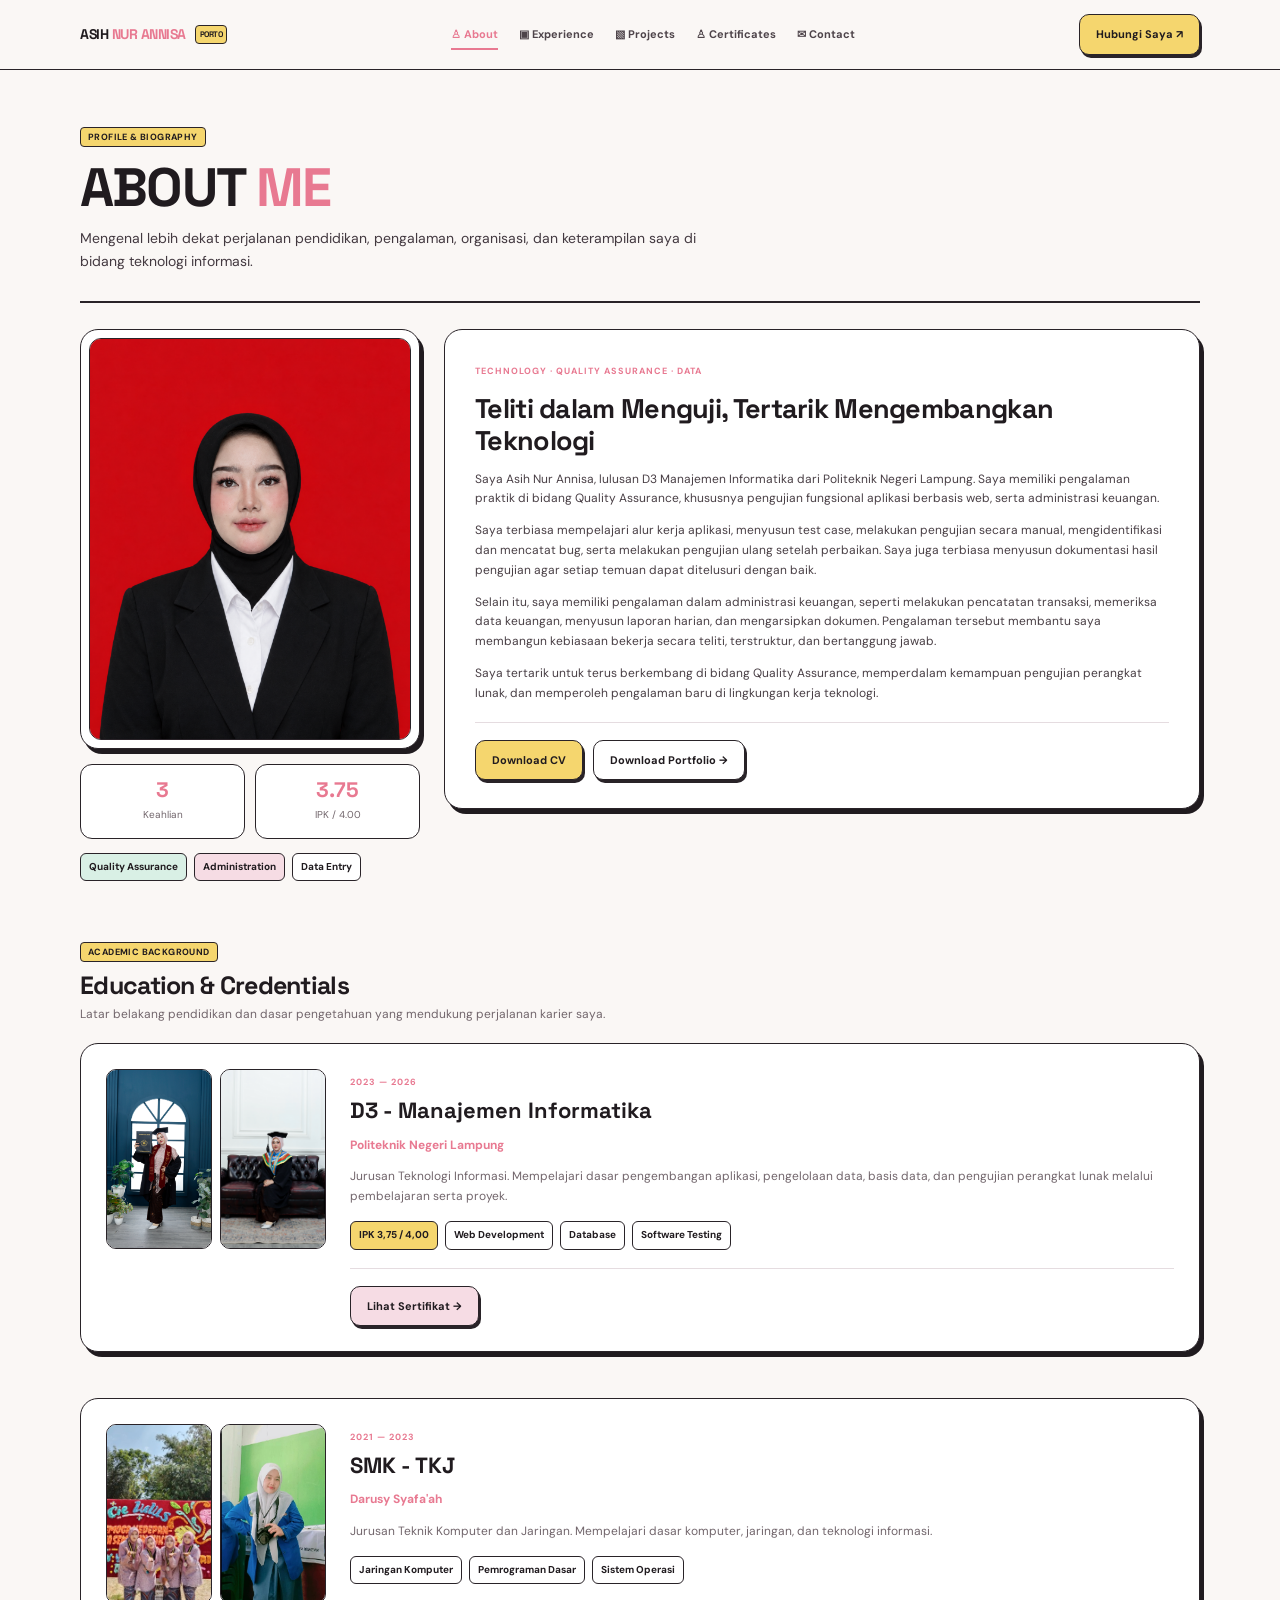
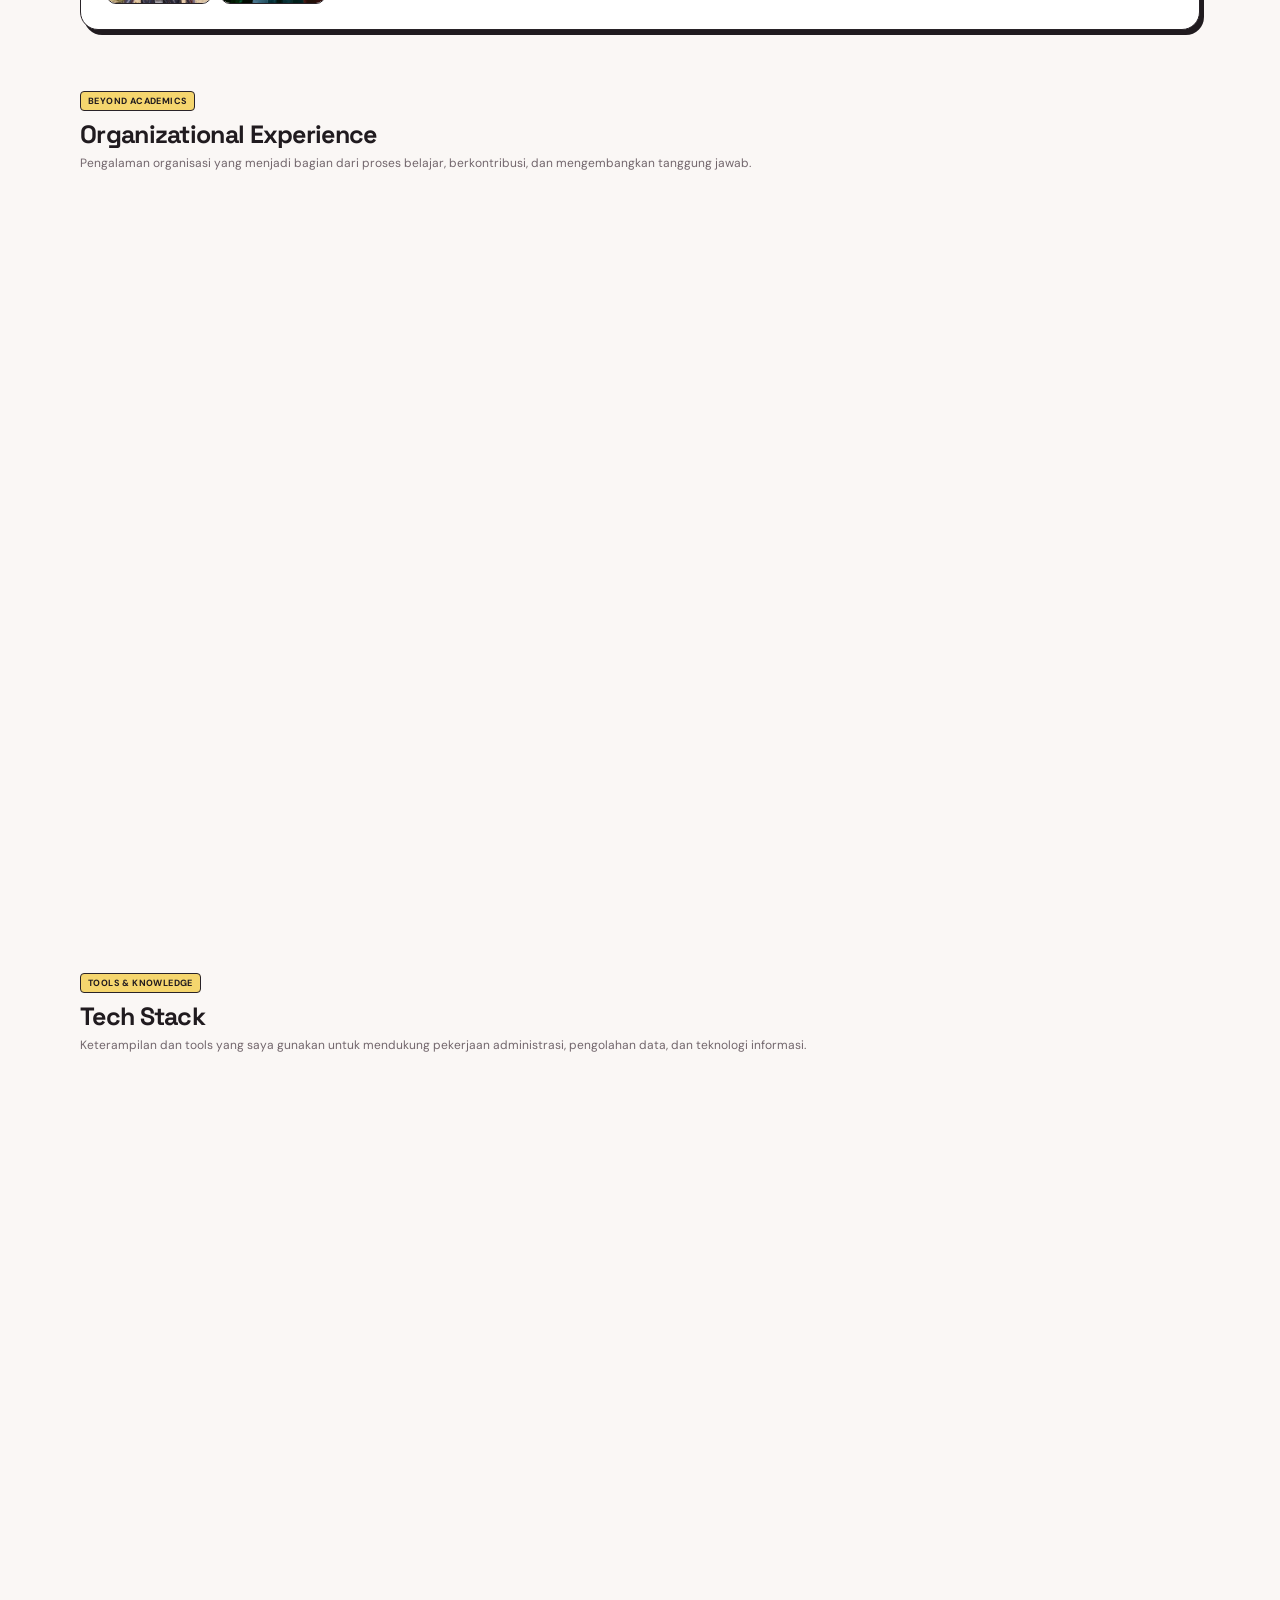
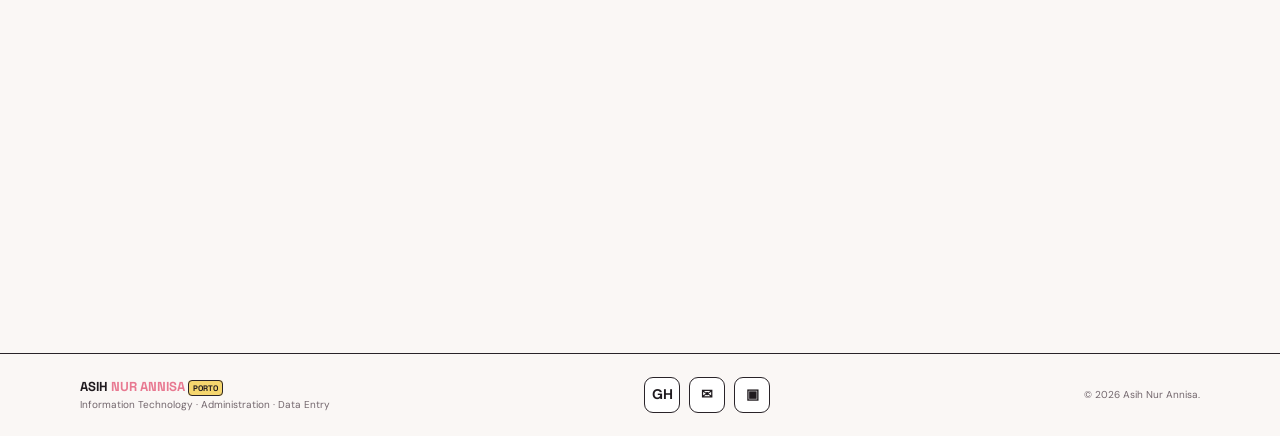
<file: index.html>
<!doctype html>
<html lang="id">
<head>
    <meta charset="utf-8">
    <meta name="viewport" content="width=device-width, initial-scale=1">

    <title>About | Asih Nur Annisa</title>

    <meta name="description" content="Mengenal Asih Nur Annisa, lulusan D3 Manajemen Informatika dengan pengalaman administrasi, pengolahan data, quality assurance, dan organisasi.">
    <meta name="theme-color" content="#faf7f5">

    <link rel="icon" href="assets/images/favicon.svg" type="image/svg+xml">
    <link rel="stylesheet" href="assets/css/style.css">
</head>

<body>

<!-- ==============================
     HEADER & NAVIGATION
============================== -->

<header class="site-header">
    <div class="container nav-wrap">

        <a class="brand" href="index.html" aria-label="Asih Nur Annisa - About">
            
            <span>ASIH <em>NUR ANNISA</em></span>
            <span class="brand-tag">PORTO</span>
        </a>

        <nav class="nav-links" aria-label="Navigasi utama">
            <a href="index.html" class="active">♙ About</a>
            <a href="experience.html">▣ Experience</a>
            <a href="projects.html">▧ Projects</a>
            <a href="certificates.html">♙ Certificates</a>
            <a href="contact.html">✉ Contact</a>
        </nav>

        <a class="nav-cta" href="contact.html">
            Hubungi Saya ↗
        </a>

        <button
            class="menu-toggle"
            aria-expanded="false"
            aria-label="Buka menu"
            type="button">
            Menu
        </button>

    </div>
</header>


<main>

    <!-- ==============================
         ABOUT HERO
    ============================== -->

    <section class="page-hero">
        <div class="container">

            <span class="eyebrow">Profile & Biography</span>

            <h1 class="page-title">
                ABOUT <span class="accent">ME</span>
            </h1>

            <p class="lead">
                Mengenal lebih dekat perjalanan pendidikan,
                pengalaman, organisasi, dan keterampilan saya
                di bidang teknologi informasi.
            </p>

            <div class="hero-rule"></div>

        </div>
    </section>


    <!-- ==============================
         PROFILE & BIOGRAPHY
    ============================== -->

    <section class="section">
        <div class="container about-grid">

            <div class="about-left reveal">

                <div class="card profile-frame">
                    <img
                        src="assets/images/fotopp.png"
                        alt="Foto profil Asih Nur Annisa">
                </div>

                <div class="profile-stats">

                    <div class="stat">
                        <strong>3</strong>
                        <span>Keahlian</span>
                    </div>

                    <div class="stat">
                        <strong>3.75</strong>
                        <span>IPK / 4.00</span>
                    </div>

                </div>

                <div class="tag-list">
                    <span class="tag green">Quality Assurance</span>
                    <span class="tag">Administration</span>
                    <span class="tag white">Data Entry</span>
                </div>

            </div>


            <article class="card bio-card reveal">

                <span class="mini-label">
                    Technology · Quality Assurance · Data
                </span>

                <h2>
                    Teliti dalam Menguji, Tertarik Mengembangkan Teknologi
                </h2>

                <p>
    Saya Asih Nur Annisa, lulusan D3 Manajemen
    Informatika dari Politeknik Negeri Lampung.
    Saya memiliki pengalaman praktik di bidang
    Quality Assurance, khususnya pengujian fungsional
    aplikasi berbasis web, serta administrasi keuangan.
</p>

<p>
    Saya terbiasa mempelajari alur kerja aplikasi,
    menyusun test case, melakukan pengujian secara
    manual, mengidentifikasi dan mencatat bug, serta
    melakukan pengujian ulang setelah perbaikan.
    Saya juga terbiasa menyusun dokumentasi hasil
    pengujian agar setiap temuan dapat ditelusuri
    dengan baik.
</p>

<p>
    Selain itu, saya memiliki pengalaman dalam
    administrasi keuangan, seperti melakukan
    pencatatan transaksi, memeriksa data keuangan,
    menyusun laporan harian, dan mengarsipkan dokumen.
    Pengalaman tersebut membantu saya membangun
    kebiasaan bekerja secara teliti, terstruktur,
    dan bertanggung jawab.
</p>

<p>
    Saya tertarik untuk terus berkembang di bidang
    Quality Assurance, memperdalam kemampuan
    pengujian perangkat lunak, dan memperoleh
    pengalaman baru di lingkungan kerja teknologi.
</p>
                <div class="card-actions">
                    <a class="btn" href="assets/documents/CV-Asih-Nur-Annisa.pdf">
                        Download CV
                    </a>

                    <a class="btn secondary" href="assets/documents/Portfolio-Asih-Nur-Annisa.pdf">
                        Download Portfolio →
                    </a>
                </div>
            

            </article>

        </div>
    </section>


    <!-- ==============================
         EDUCATION & CREDENTIALS
    ============================== -->

    <section class="section">
        <div class="container">

            <div class="section-heading">
                <span class="eyebrow">
                    Academic Background
                </span>

                <h2>Education & Credentials</h2>

                <p>
                    Latar belakang pendidikan dan dasar pengetahuan
                    yang mendukung perjalanan karier saya.
                </p>
            </div>


            <article class="card education-card reveal">

                <div class="education-visual">

                    <img
                        src="assets/images/kampus1.jpeg"
                        alt="Dokumentasi kampus"
                        loading="lazy">

                    <img
                        src="assets/images/kampus2.jpeg"
                        alt="Dokumentasi kegiatan pendidikan"
                        loading="lazy">

                </div>


                <div>

                    <span class="mini-label">
                        2023 — 2026
                    </span>

                    <h3>D3 - Manajemen Informatika</h3>

                    <p class="sub">
                        Politeknik Negeri Lampung
                    </p>

                    <p>
                        Jurusan Teknologi Informasi. Mempelajari
                        dasar pengembangan aplikasi, pengelolaan
                        data, basis data, dan pengujian perangkat
                        lunak melalui pembelajaran serta proyek.
                    </p>

                    <div class="tag-list">
                        <span class="tag yellow">
                            IPK 3,75 / 4,00
                        </span>

                        <span class="tag white">
                            Web Development
                        </span>

                        <span class="tag white">
                            Database
                        </span>

                        <span class="tag white">
                            Software Testing
                        </span>
                    </div>

                    <div class="card-actions">

                        <a class="btn pink" href="certificates.html">
                            Lihat Sertifikat →
                        </a>

                    </div>

                </div>

            </article><br><br>
            <article class="card education-card reveal">

                <div class="education-visual">

                    <img
                        src="assets/images/kampus3.jpg"
                        alt="Dokumentasi kampus"
                        loading="lazy">

                    <img
                        src="assets/images/kampus4.jpg"
                        alt="Dokumentasi kegiatan pendidikan"
                        loading="lazy">

                </div>


                <div>

                    <span class="mini-label">
                        2021 — 2023
                    </span>

                    <h3>SMK - TKJ</h3>

                    <p class="sub">
                        Darusy Syafa'ah
                    </p>

                    <p>
                        Jurusan Teknik Komputer dan Jaringan. Mempelajari dasar komputer, jaringan, dan teknologi informasi.
                    </p>

                    <div class="tag-list">
                                                <span class="tag white">
                             Jaringan Komputer
                        </span>

                        <span class="tag white">
                            Pemrograman Dasar
                        </span>

                        <span class="tag white">
                            Sistem Operasi
                        </span>
                    </div>
                </div>

            </article>

        </div>
    </section>


    <!-- ==============================
         ORGANIZATIONAL EXPERIENCE
    ============================== -->

    <section class="section">
        <div class="container">

            <div class="section-heading">
                <span class="eyebrow">
                    Beyond Academics
                </span>

                <h2>Organizational Experience</h2>

                <p>
                    Pengalaman organisasi yang menjadi bagian
                    dari proses belajar, berkontribusi, dan
                    mengembangkan tanggung jawab.
                </p>
            </div>


            <div class="three-col">

                <!-- OSIS -->

                <article class="card project-card reveal">

                    <div class="project-image">
                        <img
                            src="assets/images/osis1.jpg"
                            alt="Dokumentasi kegiatan OSIS"
                            loading="lazy">
                    </div>

                    <div class="project-body">

                        <span class="mini-label">
                            01 / SCHOOL ORGANIZATION
                        </span>

                        <h3>OSIS — SMK</h3>

                        <p>
                            Pengalaman mengikuti organisasi siswa
                            selama masa sekolah menengah kejuruan.
                            Pengalaman ini menjadi bagian dari
                            proses belajar berorganisasi dan
                            berpartisipasi dalam kegiatan sekolah.
                        </p>

                        <div class="tag-list">
                            <span class="tag">OSIS</span>
                            <span class="tag white">
                                Student Activities
                            </span>
                        </div>

                    </div>

                </article>
  


                <!-- MEDIA CENTER -->

                <article class="card project-card reveal">

                    <div class="project-image">
                        <img
                            src="assets/images/albanna-media-center.jpg"
                            alt="Dokumentasi kegiatan UKM Al-Banna Media Center"
                            loading="lazy">
                    </div>

                    <div class="project-body">

                        <span class="mini-label">
                            02 / CAMPUS ORGANIZATION
                        </span>

                        <h3>
                            Bendahara Departemen Media Center
                        </h3>

                        <p>
                            UKM Al-Banna — berkontribusi sebagai
                            bendahara departemen. Pengalaman ini
                            berkaitan dengan tanggung jawab
                            organisasi dan pengelolaan administrasi
                            sesuai tugas yang diberikan.
                        </p>

                        <div class="tag-list">
                            <span class="tag">UKM Al-Banna</span>
                            <span class="tag white">
                                Administration
                            </span>
                        </div>

                    </div>

                </article>


                <!-- TUTOR BMQ -->

                <article class="card project-card reveal">

                    <div class="project-image">
                        <img
                            src="assets/images/albanna-bmq.jpg"
                            alt="Dokumentasi kegiatan tutor BMQ UKM Al-Banna"
                            loading="lazy">
                    </div>

                    <div class="project-body">

                        <span class="mini-label">
                            03 / LEARNING & DEVELOPMENT
                        </span>

                        <h3>Tutor BMQ</h3>

                        <p>
                            UKM Al-Banna — berpartisipasi sebagai
                            tutor dalam kegiatan BMQ. Pengalaman
                            ini menjadi kesempatan untuk belajar
                            menyampaikan materi dan mendampingi
                            proses pembelajaran.
                        </p>

                        <div class="tag-list">
                            <span class="tag">UKM Al-Banna</span>
                            <span class="tag white">
                                Tutoring
                            </span>
                        </div>

                    </div>

                </article>

            </div>


            <div class="card info-card reveal"
                 style="margin-top: 24px;">

                <span class="mini-label">
                    ORGANIZATION GALLERY
                </span>

                <h3>Momen dan Dokumentasi Kegiatan</h3>

                <p>
                    Kumpulan dokumentasi kegiatan organisasi,
                    kebersamaan tim, dan pengalaman selama
                    mengikuti kegiatan sekolah maupun kampus.
                </p>

                <div class="card-actions">
                    <a class="btn pink" href="organization.html">
                        Jelajahi Galeri Organisasi ↗
                    </a>
                </div>

            </div>

        </div>
    </section>


    <!-- ==============================
         TECH STACK & SKILLS
    ============================== -->

    <section class="section">
        <div class="container">

            <div class="section-heading">
                <span class="eyebrow">
                    Tools & Knowledge
                </span>

                <h2>Tech Stack</h2>

                <p>
                    Keterampilan dan tools yang saya gunakan
                    untuk mendukung pekerjaan administrasi,
                    pengolahan data, dan teknologi informasi.
                </p>
            </div>


            <div class="three-col">

          
                <!-- QA & TESTING -->

                <article class="card skill-card reveal">

                    <span class="skill-level">
                        Praktik Proyek
                    </span>

                    <h3>QA & Testing</h3>

                    <p>
                        Dasar pengujian fungsional dan
                        dokumentasi hasil pengujian aplikasi.
                    </p>

                    <div class="tag-list">
                        <span class="tag">Manual Testing</span>
                        <span class="tag">Functional Testing</span>
                        <span class="tag">Test Case</span>
                        <span class="tag">Black Box Testing</span>
                        <span class="tag">Playwright Dasar</span>
                        <span class="tag">JavaScript Dasar</span>
                    </div>

                </article>


                <!-- WEB & DATABASE -->

                <article class="card skill-card reveal">

                    <span class="skill-level">
                        Dasar–Familiar
                    </span>

                    <h3>Web & Database</h3>

                    <p>
                        Teknologi yang pernah digunakan
                        dalam pembelajaran dan proyek.
                    </p>

                    <div class="tag-list">
                        <span class="tag">HTML</span>
                        <span class="tag">CSS</span>
                        <span class="tag">PHP Dasar</span>
                        <span class="tag">JavaScript Dasar</span>
                        <span class="tag">SQL</span>
                        <span class="tag">MySQL</span>
                        <span class="tag">CodeIgniter 3</span>
                    </div>

                </article>


                <!-- DEVELOPMENT TOOLS -->

                <article class="card skill-card reveal">

                    <span class="skill-level">
                        Tools
                    </span>

                    <h3>Development Tools</h3>

                    <p>
                        Tools yang pernah digunakan untuk
                        menulis kode, mengelola proyek,
                        dan menjalankan aplikasi lokal.
                    </p>

                    <div class="tag-list">
                        <span class="tag">VS Code</span>
                        <span class="tag">Git</span>
                        <span class="tag">GitHub</span>
                        <span class="tag">XAMPP</span>
                        <span class="tag">Android Studio</span>
                        <span class="tag">Figma</span>
                    </div>

                </article>


                <!-- DATA & REPORTING -->

                <article class="card skill-card reveal">

                    <span class="skill-level">
                        Pengolahan Data
                    </span>

                    <h3>Data & Reporting</h3>

                    <p>
                        Fokus pada input data yang rapi,
                        pemeriksaan informasi, dan penyusunan
                        laporan yang mudah dibaca.
                    </p>

                    <div class="tag-list">
                        <span class="tag">Rekap Data</span>
                        <span class="tag">Laporan Harian</span>
                        <span class="tag">Spreadsheet</span>
                        <span class="tag">Pemeriksaan Data</span>
                    </div>

                </article>
                      <!-- ADMINISTRATION -->

                <article class="card skill-card reveal">

                    <span class="skill-level">
                        Dasar–Familiar
                    </span>

                    <h3>Administration</h3>

                    <p>
                        Tools untuk pencatatan, pengelolaan
                        dokumen, dan pekerjaan administratif.
                    </p>

                    <div class="tag-list">
                        <span class="tag">Microsoft Word</span>
                        <span class="tag">Microsoft Excel</span>
                        <span class="tag">PowerPoint</span>
                        <span class="tag">Google Docs</span>
                        <span class="tag">Google Sheets</span>
                        <span class="tag">Data Entry</span>
                    </div>

                </article>


                <!-- WORK HABITS -->

                <article class="card skill-card reveal">

                    <span class="skill-level">
                        Terus Belajar
                    </span>

                    <h3>Work Habits</h3>

                    <p>
                        Kebiasaan kerja yang saya prioritaskan
                        dalam menyelesaikan tugas dan
                        mengembangkan kemampuan.
                    </p>

                    <div class="tag-list">
                        <span class="tag">Teliti</span>
                        <span class="tag">Terstruktur</span>
                        <span class="tag">Dokumentasi</span>
                        <span class="tag">Bertanggung Jawab</span>
                        <span class="tag">Mau Belajar</span>
                    </div>

                </article>

            </div>

        </div>
    </section>


    <!-- ==============================
         FEATURED PROJECTS CTA
    ============================== -->

    <section class="section">
        <div class="container">

            <article class="card bio-card reveal">

                <span class="mini-label">
                    LEARNING BY DOING
                </span>

                <h2>
                    Belajar, Mencoba, dan Terus Berkembang.
                </h2>

                <p>
                    Saya terus mengembangkan kemampuan melalui
                    proyek akademik dan latihan mandiri,
                    mulai dari pengembangan web hingga
                    pengujian fungsional aplikasi.
                </p>

                <div class="card-actions">

                    <a class="btn" href="projects.html">
                        Lihat Proyek Saya ↗
                    </a>

                    <a class="btn secondary" href="contact.html">
                        Mari Terhubung →
                    </a>

                </div>

            </article>

        </div>
    </section>

</main>


<!-- ==============================
     FOOTER
============================== -->

<footer class="site-footer">
    <div class="container footer-inner">

        <div>
            <div class="footer-brand">
                ASIH <em>NUR ANNISA</em>
                <span class="brand-tag">PORTO</span>
            </div>

            <div class="footer-note">
                Information Technology  · Administration · Data Entry
            </div>
        </div>


        <div class="socials">

            <a
                href="https://github.com/asihnurannisa"
                target="_blank"
                rel="noopener noreferrer"
                aria-label="GitHub">
                GH
            </a>

            <a
                href="mailto:asihnurannisa@gmail.com"
                aria-label="Email">
                ✉
            </a>

            <a
                href="projects.html"
                aria-label="Projects">
                ▣
            </a>

        </div>


        <div class="footer-note">
            © <span data-year></span> Asih Nur Annisa.
       
        </div>

    </div>
</footer>


<script src="assets/js/main.js"></script>

</body>
</html>
</file>
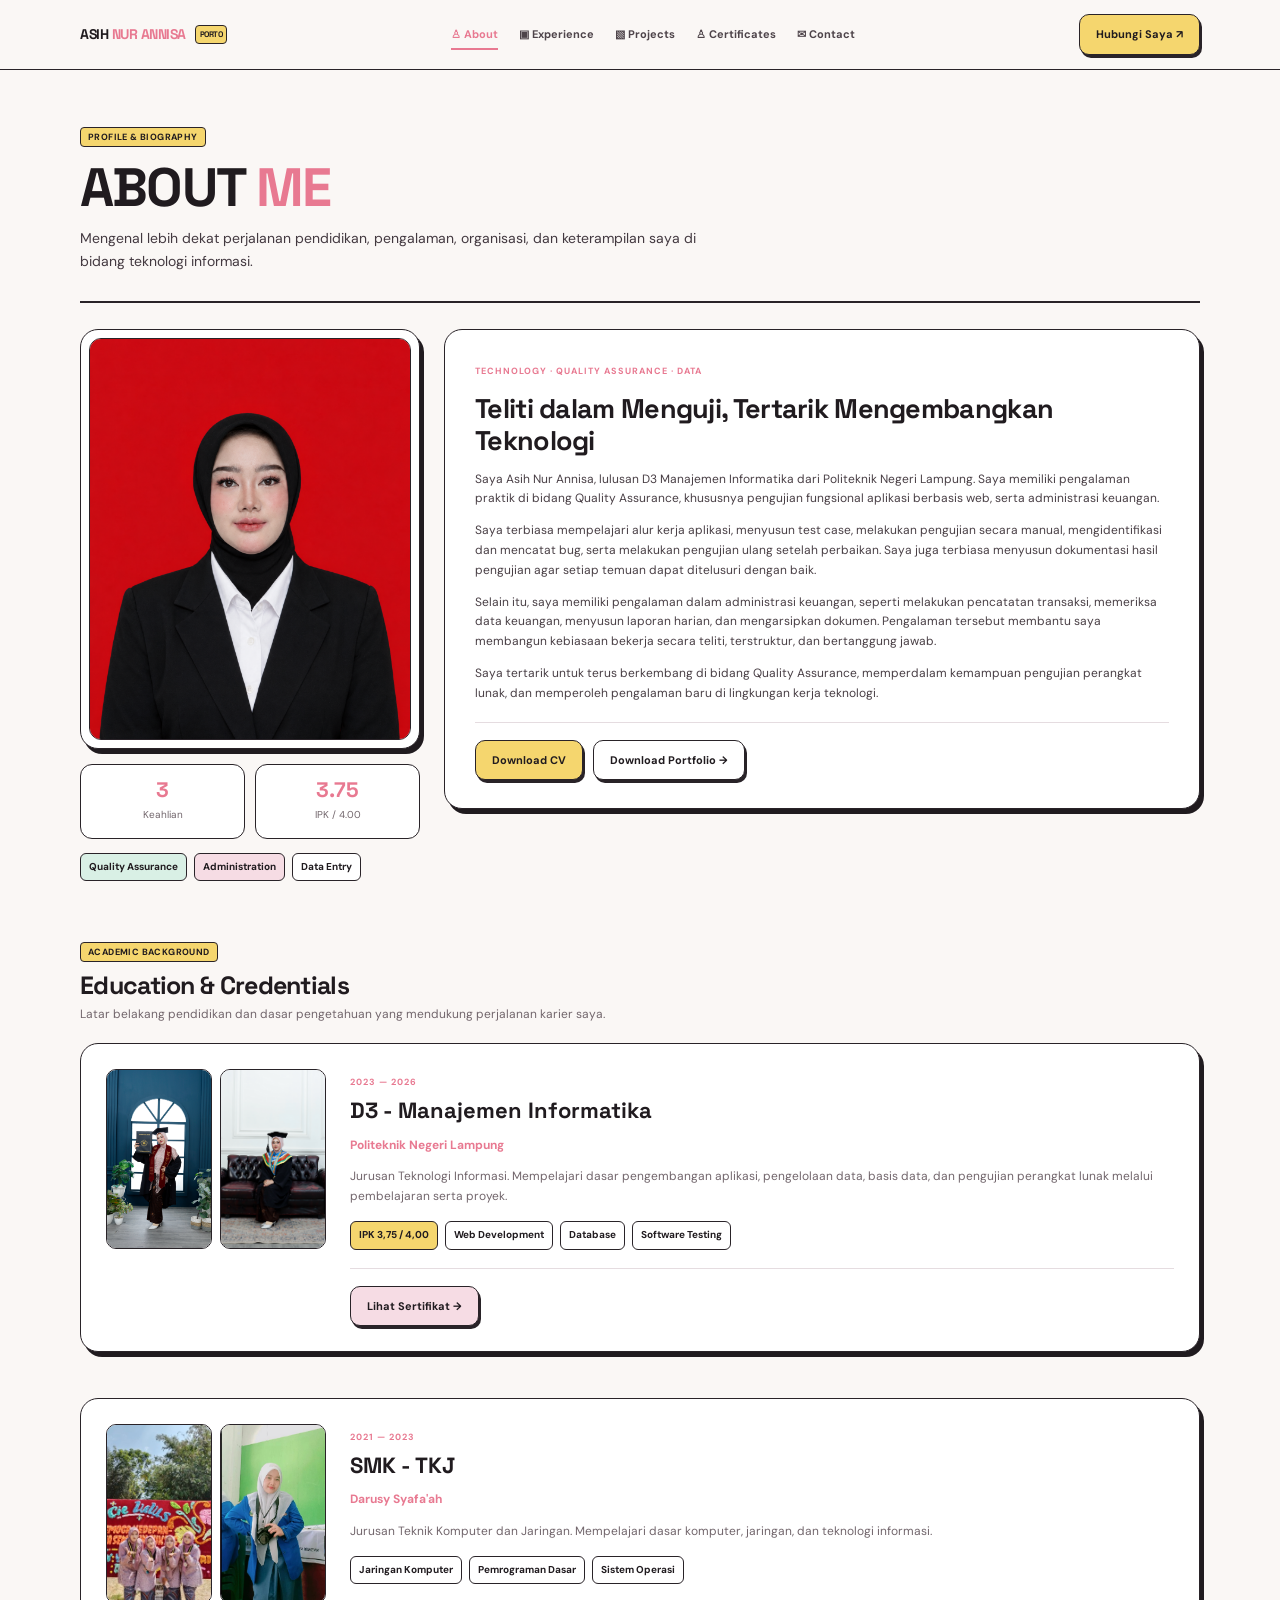
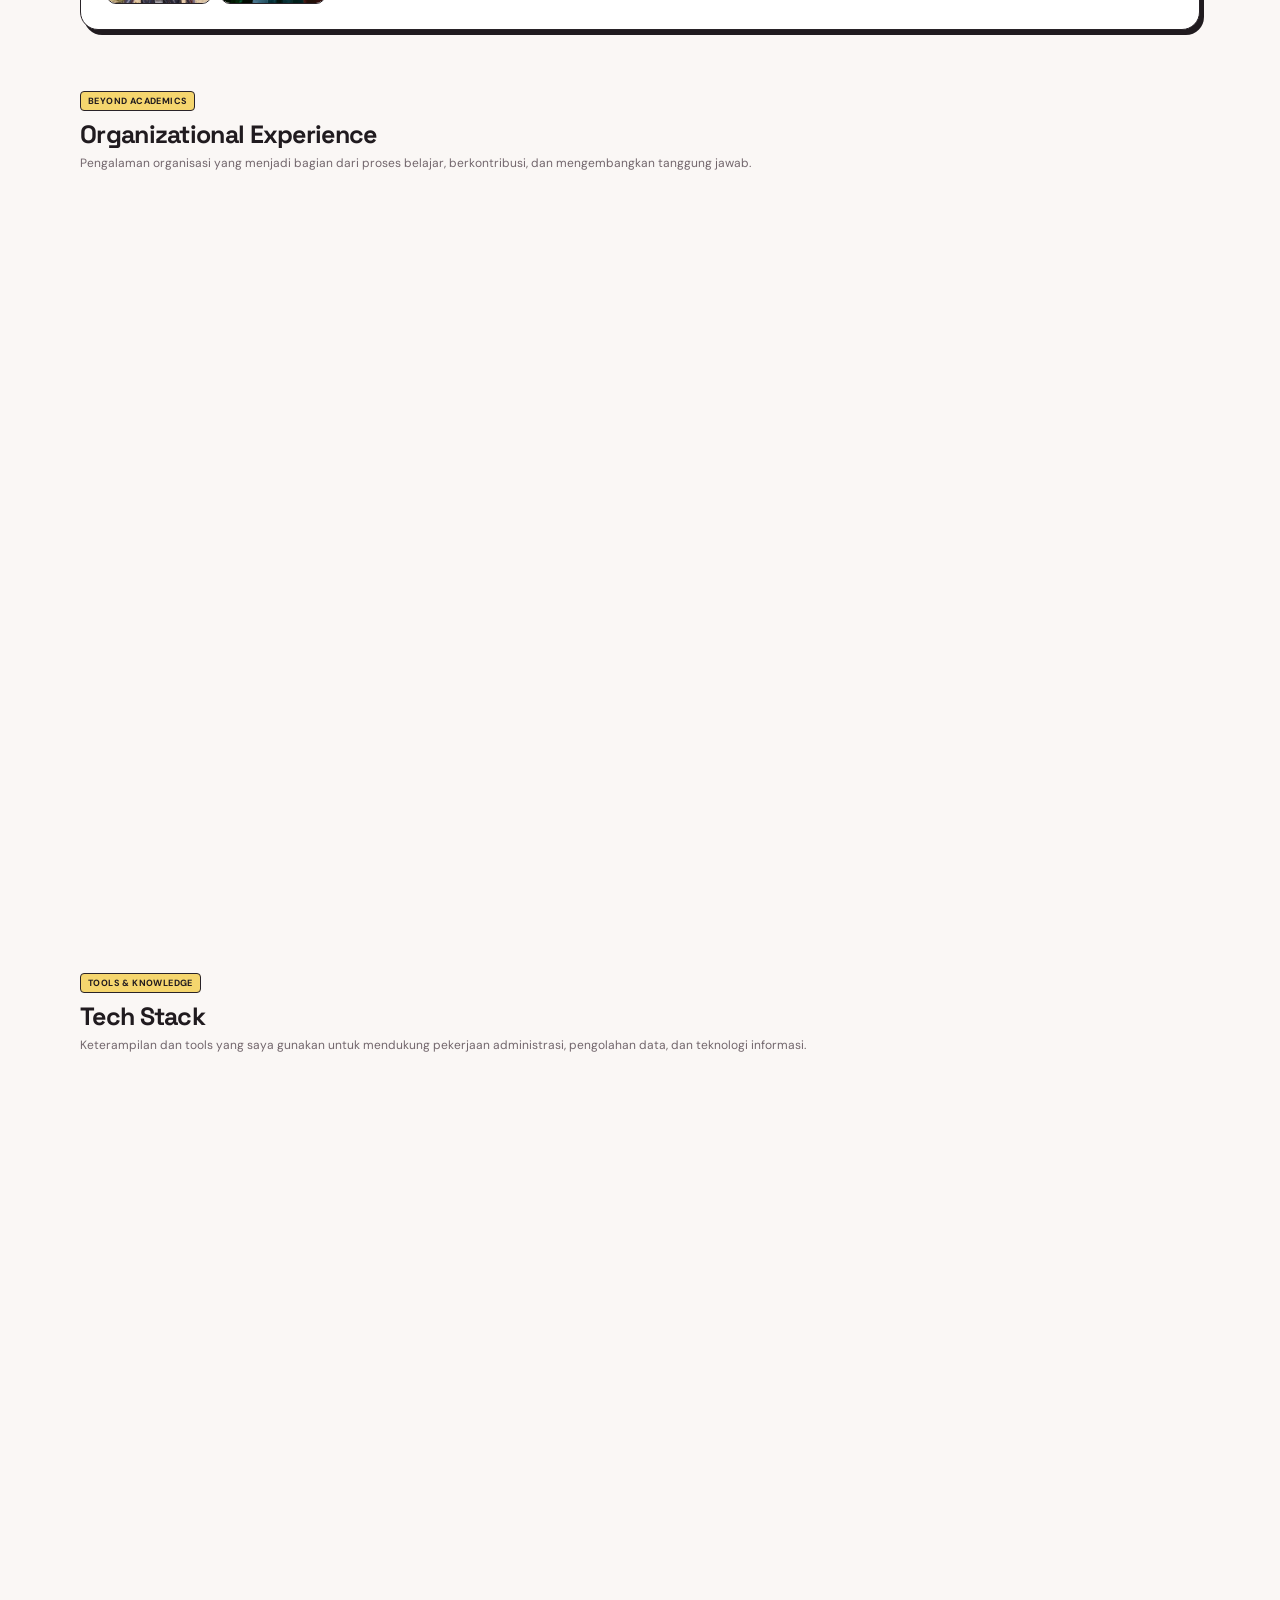
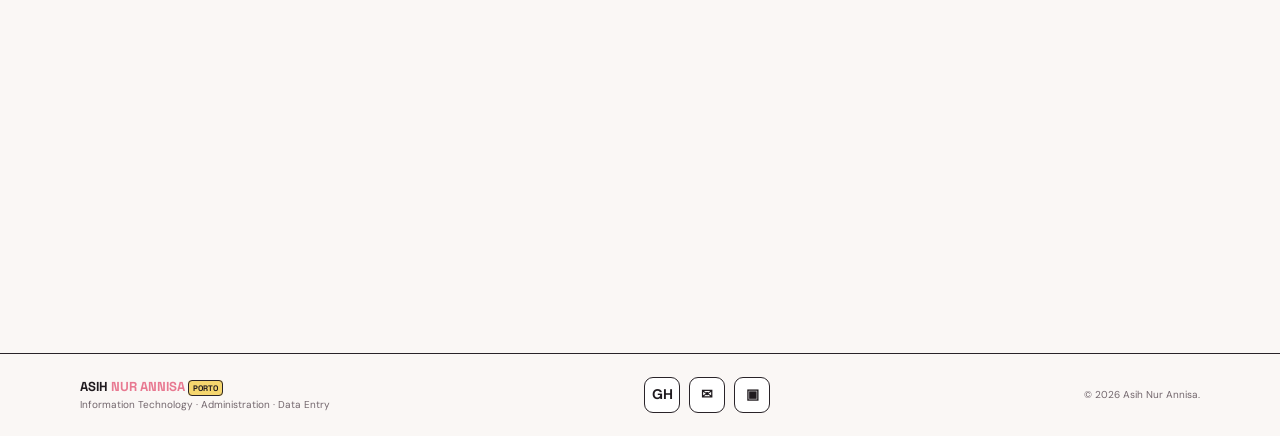
<file: about.html>
<!doctype html>
<html lang="id">
<head>
    <meta charset="utf-8">
    <meta name="viewport" content="width=device-width, initial-scale=1">

    <title>About | Asih Nur Annisa</title>

    <meta name="description" content="Mengenal Asih Nur Annisa, lulusan D3 Manajemen Informatika dengan pengalaman administrasi, pengolahan data, quality assurance, dan organisasi.">
    <meta name="theme-color" content="#faf7f5">

    <link rel="icon" href="assets/images/favicon.svg" type="image/svg+xml">
    <link rel="stylesheet" href="assets/css/style.css">
</head>

<body>

<!-- ==============================
     HEADER & NAVIGATION
============================== -->

<header class="site-header">
    <div class="container nav-wrap">

        <a class="brand" href="about.html" aria-label="Asih Nur Annisa - About">
            
            <span>ASIH <em>NUR ANNISA</em></span>
            <span class="brand-tag">PORTO</span>
        </a>

        <nav class="nav-links" aria-label="Navigasi utama">
            <a href="about.html" class="active">♙ About</a>
            <a href="experience.html">▣ Experience</a>
            <a href="projects.html">▧ Projects</a>
            <a href="certificates.html">♙ Certificates</a>
            <a href="contact.html">✉ Contact</a>
        </nav>

        <a class="nav-cta" href="contact.html">
            Hubungi Saya ↗
        </a>

        <button
            class="menu-toggle"
            aria-expanded="false"
            aria-label="Buka menu"
            type="button">
            Menu
        </button>

    </div>
</header>


<main>

    <!-- ==============================
         ABOUT HERO
    ============================== -->

    <section class="page-hero">
        <div class="container">

            <span class="eyebrow">Profile & Biography</span>

            <h1 class="page-title">
                ABOUT <span class="accent">ME</span>
            </h1>

            <p class="lead">
                Mengenal lebih dekat perjalanan pendidikan,
                pengalaman, organisasi, dan keterampilan saya
                di bidang teknologi informasi.
            </p>

            <div class="hero-rule"></div>

        </div>
    </section>


    <!-- ==============================
         PROFILE & BIOGRAPHY
    ============================== -->

    <section class="section">
        <div class="container about-grid">

            <div class="about-left reveal">

                <div class="card profile-frame">
                    <img
                        src="assets/images/fotopp.png"
                        alt="Foto profil Asih Nur Annisa">
                </div>

                <div class="profile-stats">

                    <div class="stat">
                        <strong>3</strong>
                        <span>Keahlian</span>
                    </div>

                    <div class="stat">
                        <strong>3.75</strong>
                        <span>IPK / 4.00</span>
                    </div>

                </div>

                <div class="tag-list">
                    <span class="tag green">Quality Assurance</span>
                    <span class="tag">Administration</span>
                    <span class="tag white">Data Entry</span>
                </div>

            </div>


            <article class="card bio-card reveal">

                <span class="mini-label">
                    Technology · Quality Assurance · Data
                </span>

                <h2>
                    Teliti dalam Menguji, Tertarik Mengembangkan Teknologi
                </h2>

                <p>
    Saya Asih Nur Annisa, lulusan D3 Manajemen
    Informatika dari Politeknik Negeri Lampung.
    Saya memiliki pengalaman praktik di bidang
    Quality Assurance, khususnya pengujian fungsional
    aplikasi berbasis web, serta administrasi keuangan.
</p>

<p>
    Saya terbiasa mempelajari alur kerja aplikasi,
    menyusun test case, melakukan pengujian secara
    manual, mengidentifikasi dan mencatat bug, serta
    melakukan pengujian ulang setelah perbaikan.
    Saya juga terbiasa menyusun dokumentasi hasil
    pengujian agar setiap temuan dapat ditelusuri
    dengan baik.
</p>

<p>
    Selain itu, saya memiliki pengalaman dalam
    administrasi keuangan, seperti melakukan
    pencatatan transaksi, memeriksa data keuangan,
    menyusun laporan harian, dan mengarsipkan dokumen.
    Pengalaman tersebut membantu saya membangun
    kebiasaan bekerja secara teliti, terstruktur,
    dan bertanggung jawab.
</p>

<p>
    Saya tertarik untuk terus berkembang di bidang
    Quality Assurance, memperdalam kemampuan
    pengujian perangkat lunak, dan memperoleh
    pengalaman baru di lingkungan kerja teknologi.
</p>
                <div class="card-actions">
                    <a class="btn" href="assets/documents/CV-Asih-Nur-Annisa.pdf">
                        Download CV
                    </a>

                    <a class="btn secondary" href="assets/documents/Portfolio-Asih-Nur-Annisa.pdf">
                        Download Portfolio →
                    </a>
                </div>
            

            </article>

        </div>
    </section>


    <!-- ==============================
         EDUCATION & CREDENTIALS
    ============================== -->

    <section class="section">
        <div class="container">

            <div class="section-heading">
                <span class="eyebrow">
                    Academic Background
                </span>

                <h2>Education & Credentials</h2>

                <p>
                    Latar belakang pendidikan dan dasar pengetahuan
                    yang mendukung perjalanan karier saya.
                </p>
            </div>


            <article class="card education-card reveal">

                <div class="education-visual">

                    <img
                        src="assets/images/kampus1.jpeg"
                        alt="Dokumentasi kampus"
                        loading="lazy">

                    <img
                        src="assets/images/kampus2.jpeg"
                        alt="Dokumentasi kegiatan pendidikan"
                        loading="lazy">

                </div>


                <div>

                    <span class="mini-label">
                        2023 — 2026
                    </span>

                    <h3>D3 - Manajemen Informatika</h3>

                    <p class="sub">
                        Politeknik Negeri Lampung
                    </p>

                    <p>
                        Jurusan Teknologi Informasi. Mempelajari
                        dasar pengembangan aplikasi, pengelolaan
                        data, basis data, dan pengujian perangkat
                        lunak melalui pembelajaran serta proyek.
                    </p>

                    <div class="tag-list">
                        <span class="tag yellow">
                            IPK 3,75 / 4,00
                        </span>

                        <span class="tag white">
                            Web Development
                        </span>

                        <span class="tag white">
                            Database
                        </span>

                        <span class="tag white">
                            Software Testing
                        </span>
                    </div>

                    <div class="card-actions">

                        <a class="btn pink" href="certificates.html">
                            Lihat Sertifikat →
                        </a>

                    </div>

                </div>

            </article><br><br>
            <article class="card education-card reveal">

                <div class="education-visual">

                    <img
                        src="assets/images/kampus3.jpg"
                        alt="Dokumentasi kampus"
                        loading="lazy">

                    <img
                        src="assets/images/kampus4.jpg"
                        alt="Dokumentasi kegiatan pendidikan"
                        loading="lazy">

                </div>


                <div>

                    <span class="mini-label">
                        2021 — 2023
                    </span>

                    <h3>SMK - TKJ</h3>

                    <p class="sub">
                        Darusy Syafa'ah
                    </p>

                    <p>
                        Jurusan Teknik Komputer dan Jaringan. Mempelajari dasar komputer, jaringan, dan teknologi informasi.
                    </p>

                    <div class="tag-list">
                                                <span class="tag white">
                             Jaringan Komputer
                        </span>

                        <span class="tag white">
                            Pemrograman Dasar
                        </span>

                        <span class="tag white">
                            Sistem Operasi
                        </span>
                    </div>
                </div>

            </article>

        </div>
    </section>


    <!-- ==============================
         ORGANIZATIONAL EXPERIENCE
    ============================== -->

    <section class="section">
        <div class="container">

            <div class="section-heading">
                <span class="eyebrow">
                    Beyond Academics
                </span>

                <h2>Organizational Experience</h2>

                <p>
                    Pengalaman organisasi yang menjadi bagian
                    dari proses belajar, berkontribusi, dan
                    mengembangkan tanggung jawab.
                </p>
            </div>


            <div class="three-col">

                <!-- OSIS -->

                <article class="card project-card reveal">

                    <div class="project-image">
                        <img
                            src="assets/images/osis1.jpg"
                            alt="Dokumentasi kegiatan OSIS"
                            loading="lazy">
                    </div>

                    <div class="project-body">

                        <span class="mini-label">
                            01 / SCHOOL ORGANIZATION
                        </span>

                        <h3>OSIS — SMK</h3>

                        <p>
                            Pengalaman mengikuti organisasi siswa
                            selama masa sekolah menengah kejuruan.
                            Pengalaman ini menjadi bagian dari
                            proses belajar berorganisasi dan
                            berpartisipasi dalam kegiatan sekolah.
                        </p>

                        <div class="tag-list">
                            <span class="tag">OSIS</span>
                            <span class="tag white">
                                Student Activities
                            </span>
                        </div>

                    </div>

                </article>
  


                <!-- MEDIA CENTER -->

                <article class="card project-card reveal">

                    <div class="project-image">
                        <img
                            src="assets/images/albanna-media-center.jpg"
                            alt="Dokumentasi kegiatan UKM Al-Banna Media Center"
                            loading="lazy">
                    </div>

                    <div class="project-body">

                        <span class="mini-label">
                            02 / CAMPUS ORGANIZATION
                        </span>

                        <h3>
                            Bendahara Departemen Media Center
                        </h3>

                        <p>
                            UKM Al-Banna — berkontribusi sebagai
                            bendahara departemen. Pengalaman ini
                            berkaitan dengan tanggung jawab
                            organisasi dan pengelolaan administrasi
                            sesuai tugas yang diberikan.
                        </p>

                        <div class="tag-list">
                            <span class="tag">UKM Al-Banna</span>
                            <span class="tag white">
                                Administration
                            </span>
                        </div>

                    </div>

                </article>


                <!-- TUTOR BMQ -->

                <article class="card project-card reveal">

                    <div class="project-image">
                        <img
                            src="assets/images/albanna-bmq.jpg"
                            alt="Dokumentasi kegiatan tutor BMQ UKM Al-Banna"
                            loading="lazy">
                    </div>

                    <div class="project-body">

                        <span class="mini-label">
                            03 / LEARNING & DEVELOPMENT
                        </span>

                        <h3>Tutor BMQ</h3>

                        <p>
                            UKM Al-Banna — berpartisipasi sebagai
                            tutor dalam kegiatan BMQ. Pengalaman
                            ini menjadi kesempatan untuk belajar
                            menyampaikan materi dan mendampingi
                            proses pembelajaran.
                        </p>

                        <div class="tag-list">
                            <span class="tag">UKM Al-Banna</span>
                            <span class="tag white">
                                Tutoring
                            </span>
                        </div>

                    </div>

                </article>

            </div>


            <div class="card info-card reveal"
                 style="margin-top: 24px;">

                <span class="mini-label">
                    ORGANIZATION GALLERY
                </span>

                <h3>Momen dan Dokumentasi Kegiatan</h3>

                <p>
                    Kumpulan dokumentasi kegiatan organisasi,
                    kebersamaan tim, dan pengalaman selama
                    mengikuti kegiatan sekolah maupun kampus.
                </p>

                <div class="card-actions">
                    <a class="btn pink" href="organization.html">
                        Jelajahi Galeri Organisasi ↗
                    </a>
                </div>

            </div>

        </div>
    </section>


    <!-- ==============================
         TECH STACK & SKILLS
    ============================== -->

    <section class="section">
        <div class="container">

            <div class="section-heading">
                <span class="eyebrow">
                    Tools & Knowledge
                </span>

                <h2>Tech Stack</h2>

                <p>
                    Keterampilan dan tools yang saya gunakan
                    untuk mendukung pekerjaan administrasi,
                    pengolahan data, dan teknologi informasi.
                </p>
            </div>


            <div class="three-col">

          
                <!-- QA & TESTING -->

                <article class="card skill-card reveal">

                    <span class="skill-level">
                        Praktik Proyek
                    </span>

                    <h3>QA & Testing</h3>

                    <p>
                        Dasar pengujian fungsional dan
                        dokumentasi hasil pengujian aplikasi.
                    </p>

                    <div class="tag-list">
                        <span class="tag">Manual Testing</span>
                        <span class="tag">Functional Testing</span>
                        <span class="tag">Test Case</span>
                        <span class="tag">Black Box Testing</span>
                        <span class="tag">Playwright Dasar</span>
                        <span class="tag">JavaScript Dasar</span>
                    </div>

                </article>


                <!-- WEB & DATABASE -->

                <article class="card skill-card reveal">

                    <span class="skill-level">
                        Dasar–Familiar
                    </span>

                    <h3>Web & Database</h3>

                    <p>
                        Teknologi yang pernah digunakan
                        dalam pembelajaran dan proyek.
                    </p>

                    <div class="tag-list">
                        <span class="tag">HTML</span>
                        <span class="tag">CSS</span>
                        <span class="tag">PHP Dasar</span>
                        <span class="tag">JavaScript Dasar</span>
                        <span class="tag">SQL</span>
                        <span class="tag">MySQL</span>
                        <span class="tag">CodeIgniter 3</span>
                    </div>

                </article>


                <!-- DEVELOPMENT TOOLS -->

                <article class="card skill-card reveal">

                    <span class="skill-level">
                        Tools
                    </span>

                    <h3>Development Tools</h3>

                    <p>
                        Tools yang pernah digunakan untuk
                        menulis kode, mengelola proyek,
                        dan menjalankan aplikasi lokal.
                    </p>

                    <div class="tag-list">
                        <span class="tag">VS Code</span>
                        <span class="tag">Git</span>
                        <span class="tag">GitHub</span>
                        <span class="tag">XAMPP</span>
                        <span class="tag">Android Studio</span>
                        <span class="tag">Figma</span>
                    </div>

                </article>


                <!-- DATA & REPORTING -->

                <article class="card skill-card reveal">

                    <span class="skill-level">
                        Pengolahan Data
                    </span>

                    <h3>Data & Reporting</h3>

                    <p>
                        Fokus pada input data yang rapi,
                        pemeriksaan informasi, dan penyusunan
                        laporan yang mudah dibaca.
                    </p>

                    <div class="tag-list">
                        <span class="tag">Rekap Data</span>
                        <span class="tag">Laporan Harian</span>
                        <span class="tag">Spreadsheet</span>
                        <span class="tag">Pemeriksaan Data</span>
                    </div>

                </article>
                      <!-- ADMINISTRATION -->

                <article class="card skill-card reveal">

                    <span class="skill-level">
                        Dasar–Familiar
                    </span>

                    <h3>Administration</h3>

                    <p>
                        Tools untuk pencatatan, pengelolaan
                        dokumen, dan pekerjaan administratif.
                    </p>

                    <div class="tag-list">
                        <span class="tag">Microsoft Word</span>
                        <span class="tag">Microsoft Excel</span>
                        <span class="tag">PowerPoint</span>
                        <span class="tag">Google Docs</span>
                        <span class="tag">Google Sheets</span>
                        <span class="tag">Data Entry</span>
                    </div>

                </article>


                <!-- WORK HABITS -->

                <article class="card skill-card reveal">

                    <span class="skill-level">
                        Terus Belajar
                    </span>

                    <h3>Work Habits</h3>

                    <p>
                        Kebiasaan kerja yang saya prioritaskan
                        dalam menyelesaikan tugas dan
                        mengembangkan kemampuan.
                    </p>

                    <div class="tag-list">
                        <span class="tag">Teliti</span>
                        <span class="tag">Terstruktur</span>
                        <span class="tag">Dokumentasi</span>
                        <span class="tag">Bertanggung Jawab</span>
                        <span class="tag">Mau Belajar</span>
                    </div>

                </article>

            </div>

        </div>
    </section>


    <!-- ==============================
         FEATURED PROJECTS CTA
    ============================== -->

    <section class="section">
        <div class="container">

            <article class="card bio-card reveal">

                <span class="mini-label">
                    LEARNING BY DOING
                </span>

                <h2>
                    Belajar, Mencoba, dan Terus Berkembang.
                </h2>

                <p>
                    Saya terus mengembangkan kemampuan melalui
                    proyek akademik dan latihan mandiri,
                    mulai dari pengembangan web hingga
                    pengujian fungsional aplikasi.
                </p>

                <div class="card-actions">

                    <a class="btn" href="projects.html">
                        Lihat Proyek Saya ↗
                    </a>

                    <a class="btn secondary" href="contact.html">
                        Mari Terhubung →
                    </a>

                </div>

            </article>

        </div>
    </section>

</main>


<!-- ==============================
     FOOTER
============================== -->

<footer class="site-footer">
    <div class="container footer-inner">

        <div>
            <div class="footer-brand">
                ASIH <em>NUR ANNISA</em>
                <span class="brand-tag">PORTO</span>
            </div>

            <div class="footer-note">
                Information Technology  · Administration · Data Entry
            </div>
        </div>


        <div class="socials">

            <a
                href="https://github.com/asihnurannisa"
                target="_blank"
                rel="noopener noreferrer"
                aria-label="GitHub">
                GH
            </a>

            <a
                href="mailto:asihnurannisa@gmail.com"
                aria-label="Email">
                ✉
            </a>

            <a
                href="projects.html"
                aria-label="Projects">
                ▣
            </a>

        </div>


        <div class="footer-note">
            © <span data-year></span> Asih Nur Annisa.
       
        </div>

    </div>
</footer>


<script src="assets/js/main.js"></script>

</body>
</html>
</file>
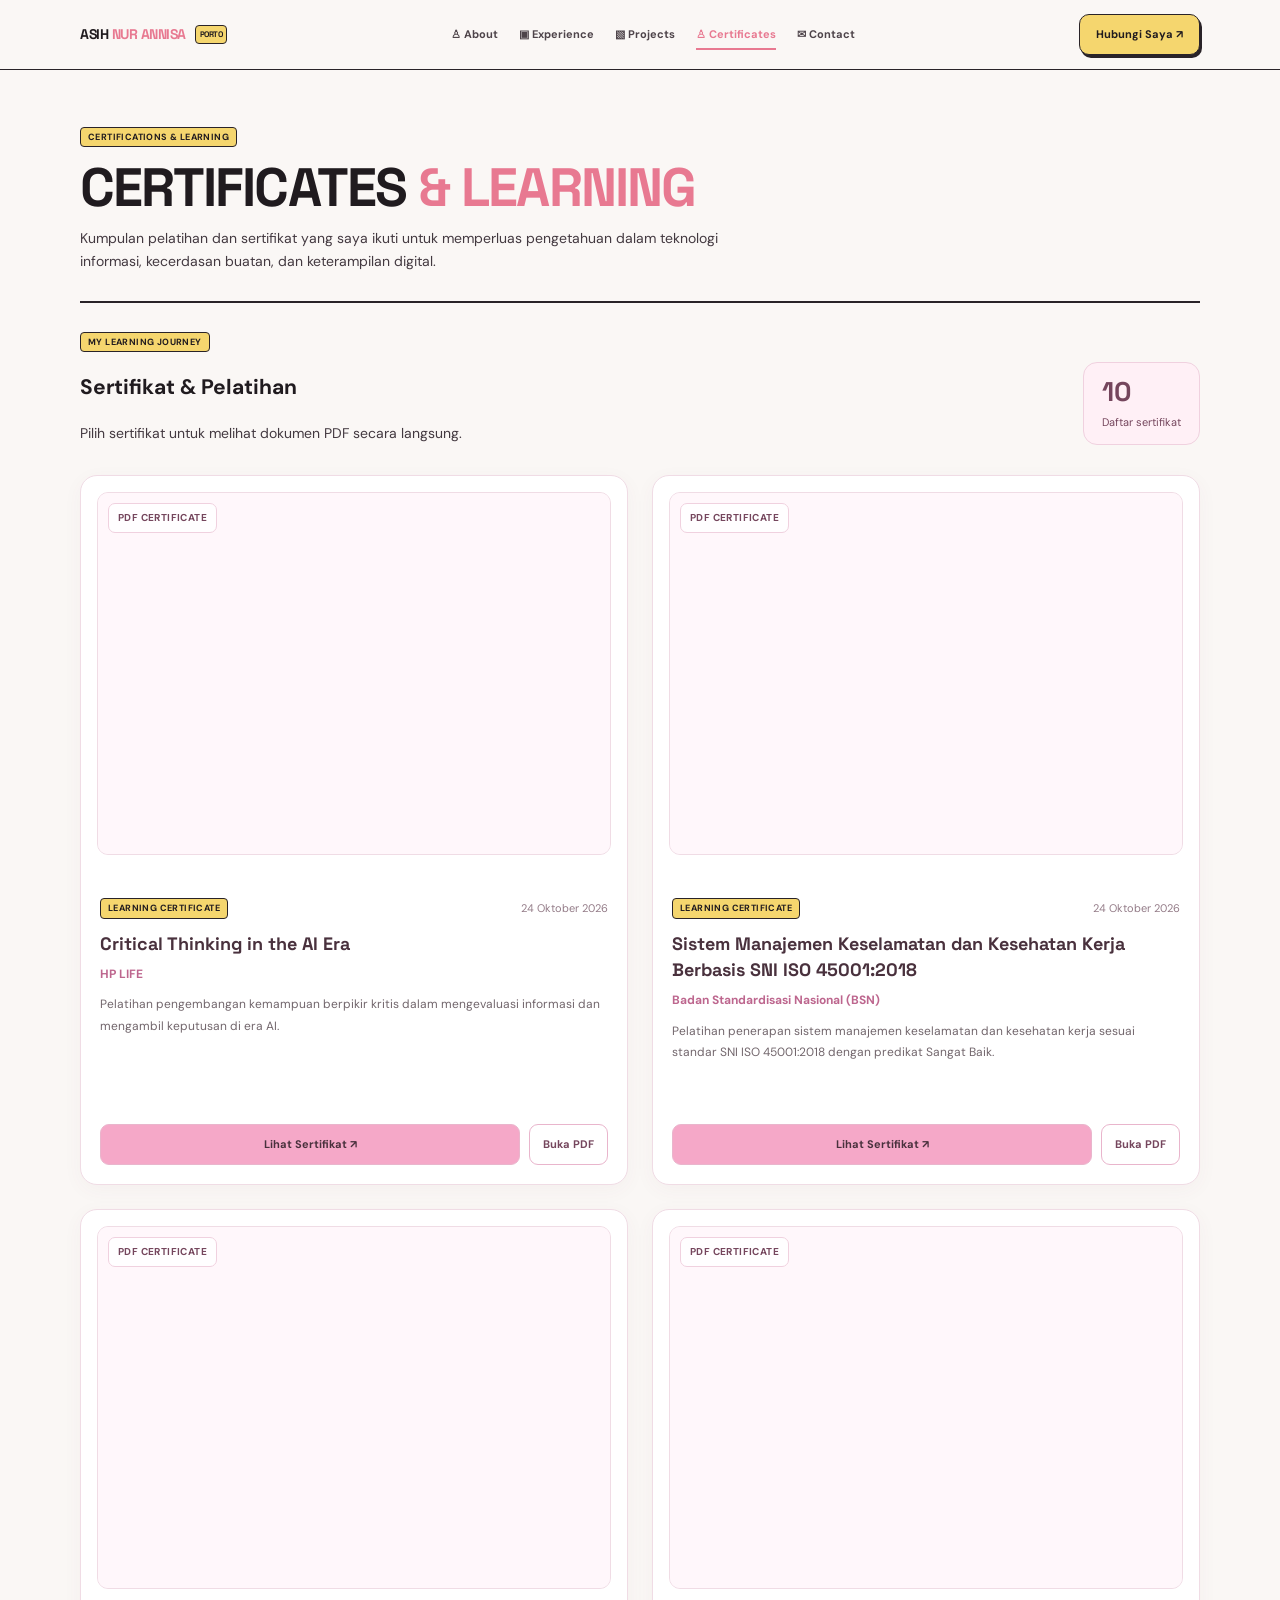
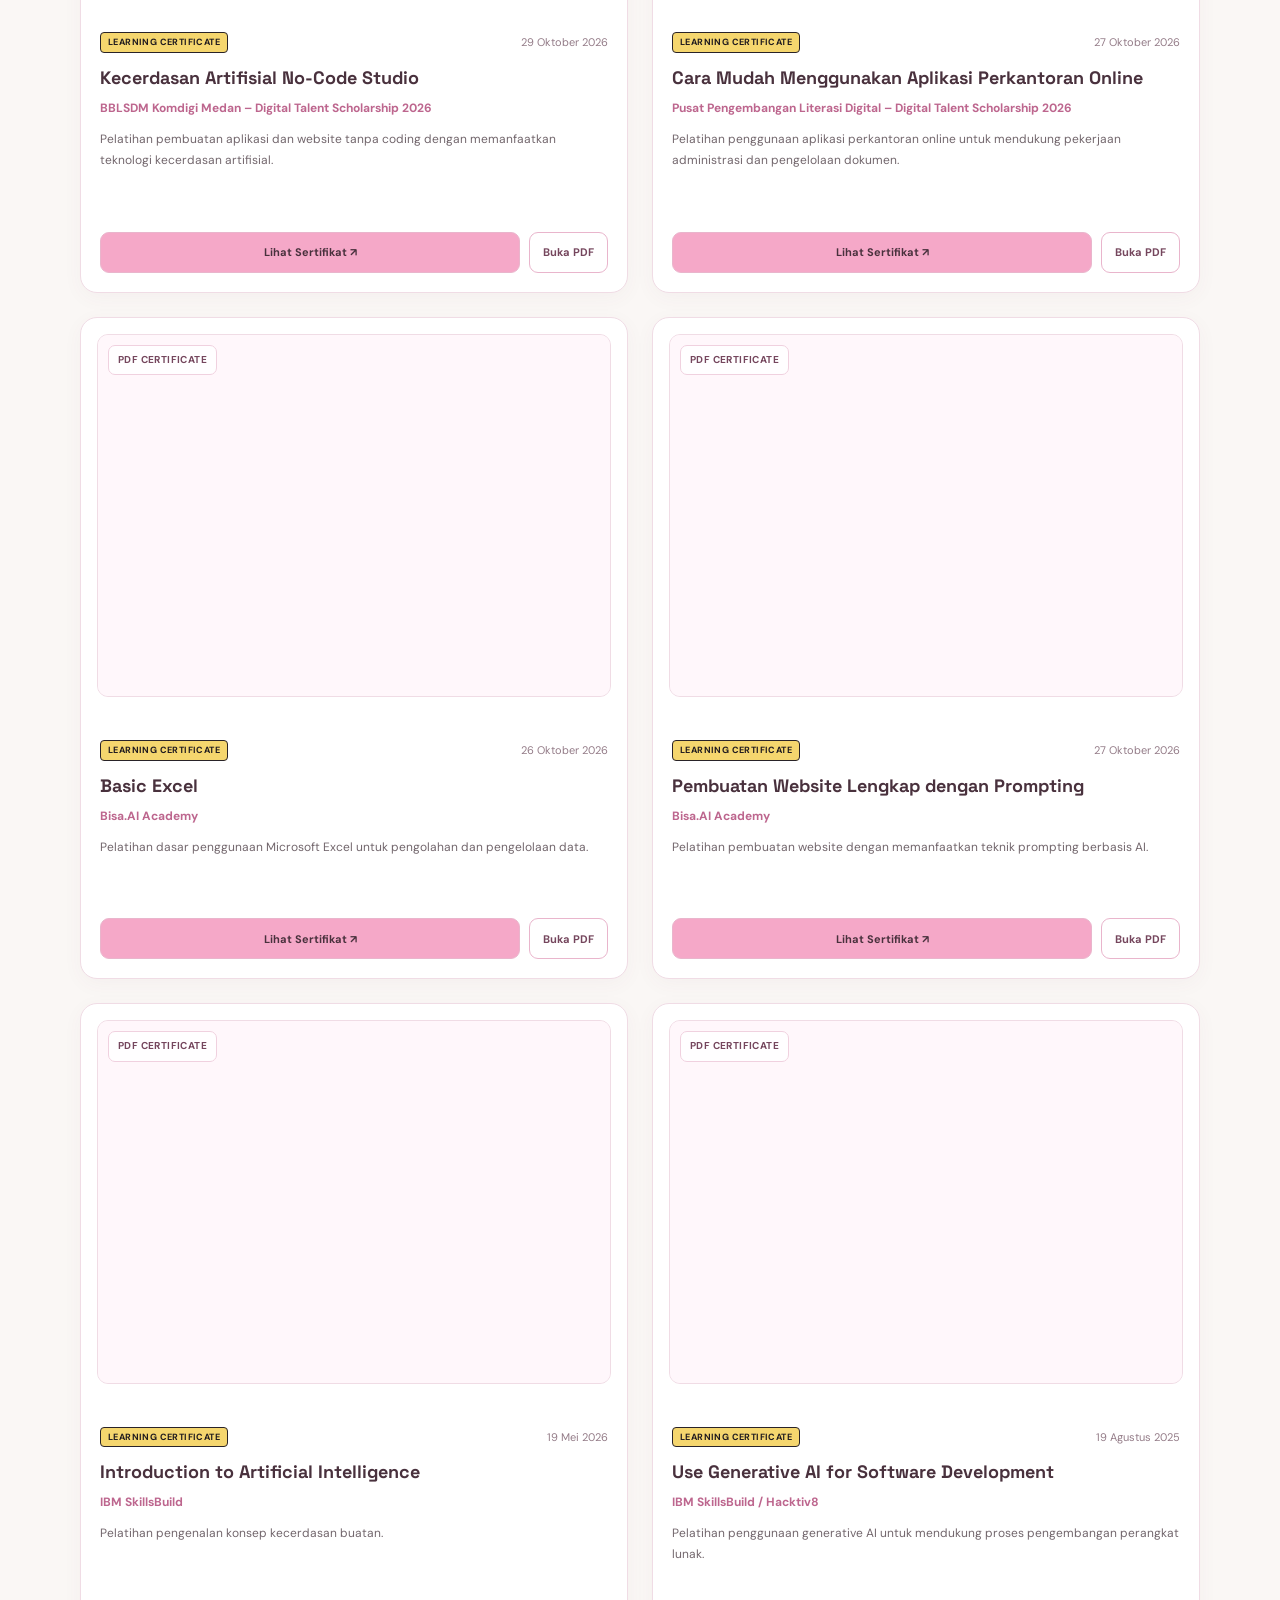
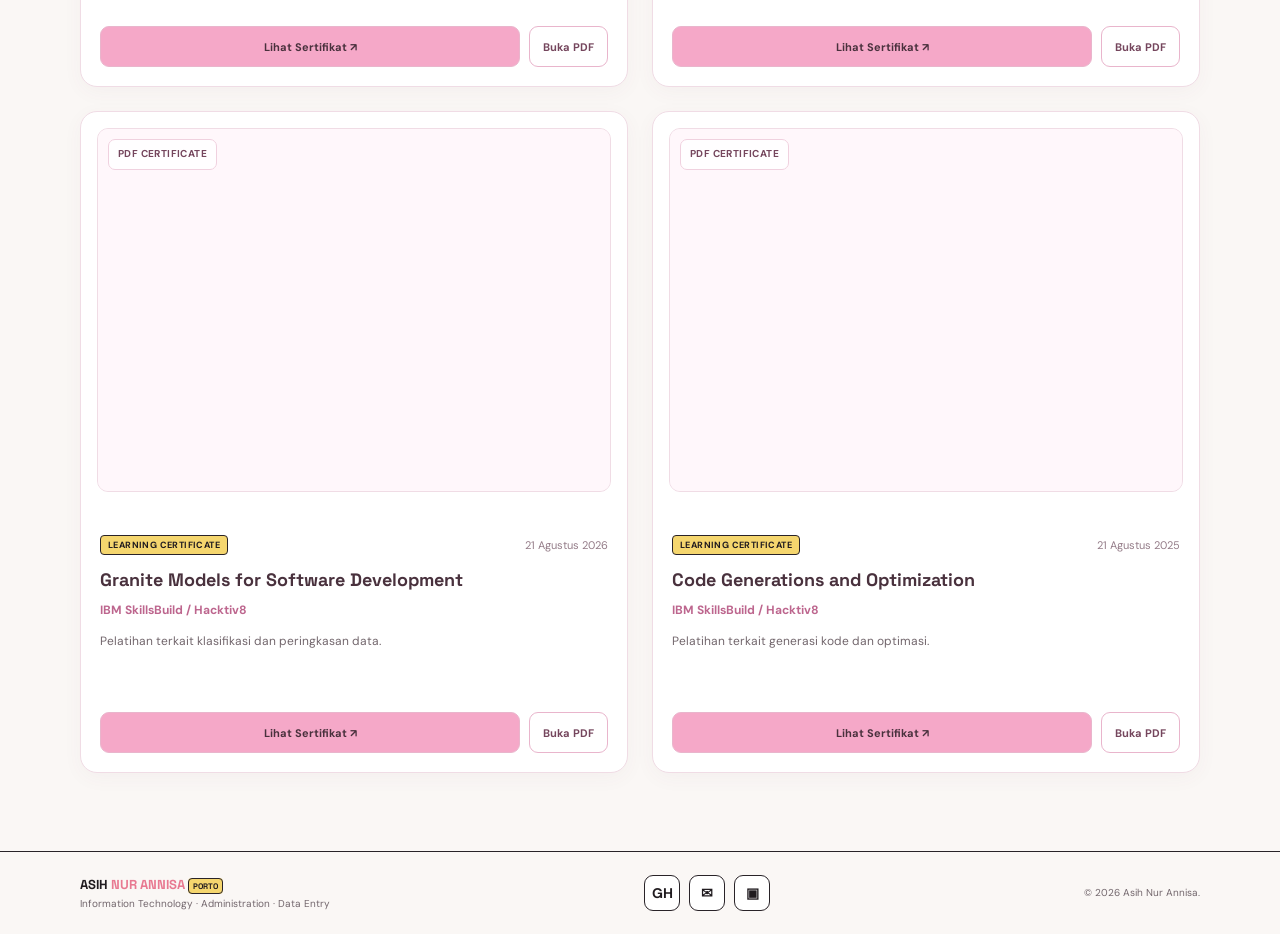
<file: certificates.html>
<!DOCTYPE html>
<html lang="id">
<head>
  <meta charset="utf-8">
  <meta name="viewport" content="width=device-width, initial-scale=1">

  <title>Certificates | Asih Nur Annisa</title>
  <meta name="description" content="Kumpulan sertifikat pelatihan Asih Nur Annisa dalam bidang teknologi informasi, kecerdasan buatan, dan keterampilan digital.">
  <meta name="theme-color" content="#fff7fb">

  <link rel="icon" href="assets/images/favicon.svg" type="image/svg+xml">
  <link rel="stylesheet" href="assets/css/style.css">

  <style>
    /* =========================
       CERTIFICATE PAGE
    ========================= */

    .certificate-intro {
      display: flex;
      justify-content: space-between;
      align-items: end;
      gap: 24px;
      margin-bottom: 30px;
    }

    .certificate-intro .lead {
      max-width: 650px;
      margin-bottom: 0;
    }

    .certificate-total {
      flex-shrink: 0;
      padding: 13px 18px;
      border: 1px solid #f0d1df;
      border-radius: 14px;
      background: #fff0f6;
      color: #75465d;
    }

    .certificate-total strong {
      display: block;
      font-family: 'Space Grotesk', sans-serif;
      font-size: 27px;
      line-height: 1.2;
    }

    .certificate-total span {
      display: block;
      margin-top: 4px;
      font-size: 11px;
    }

    .certificate-grid {
      display: grid;
      grid-template-columns: repeat(2, minmax(0, 1fr));
      gap: 22px;
      align-items: stretch;
    }

    .certificate-card {
      display: flex;
      flex-direction: column;
      min-width: 0;
      height: 100%;
      padding: 16px;
      overflow: hidden;
      border: 1px solid #f0dce5;
      border-radius: 17px;
      background: #ffffff;
      box-shadow: 0 5px 20px rgba(113, 63, 85, .045);
      transition: transform .22s ease, box-shadow .22s ease;
    }

    .certificate-card:hover {
      transform: translateY(-4px);
      box-shadow: 0 12px 28px rgba(113, 63, 85, .10);
    }

    /* PDF PREVIEW */

    .certificate-preview {
      position: relative;
      display: flex;
      align-items: center;
      justify-content: center;
      width: 100%;
      aspect-ratio: 1.414 / 1;
      overflow: hidden;
      border: 1px solid #f0dce5;
      border-radius: 11px;
      background: #fff7fb;
    }

    .certificate-pdf-preview {
      display: block;
      width: 100%;
      height: 100%;
      border: 0;
      background: #fff7fb;
      pointer-events: none;
    }

    .certificate-preview-label {
      position: absolute;
      left: 10px;
      top: 10px;
      z-index: 2;
      padding: 6px 9px;
      border: 1px solid #f0d1df;
      border-radius: 7px;
      background: rgba(255, 255, 255, .94);
      color: #75465d;
      font-size: 10px;
      font-weight: 700;
      letter-spacing: .04em;
      pointer-events: none;
    }

    .certificate-preview-fallback {
      display: none;
      padding: 20px;
      text-align: center;
      color: #75465d;
    }

    .certificate-preview-fallback .pdf-icon {
      display: grid;
      place-items: center;
      width: 58px;
      height: 68px;
      margin: 0 auto 12px;
      border: 1px solid #e9b5cc;
      border-radius: 9px;
      background: #ffffff;
      font-size: 13px;
      font-weight: 800;
      letter-spacing: .06em;
    }

    .certificate-preview-fallback strong {
      display: block;
      font-size: 13px;
    }

    .certificate-preview-fallback span {
      display: block;
      margin-top: 5px;
      color: #947c88;
      font-size: 11px;
      line-height: 1.6;
    }

    /* CERTIFICATE INFORMATION */

    .certificate-information {
      display: flex;
      flex: 1;
      flex-direction: column;
      min-width: 0;
      padding: 19px 3px 3px;
    }

    .certificate-meta {
      display: flex;
      flex-wrap: wrap;
      justify-content: space-between;
      align-items: center;
      gap: 8px;
      margin-bottom: 12px;
    }

    .certificate-meta .eyebrow {
      margin: 0;
    }

    .certificate-date {
      color: #947c88;
      font-size: 11px;
    }

    .certificate-information h3 {
      margin: 0 0 8px;
      color: #49313d;
      font-family: 'Space Grotesk', sans-serif;
      font-size: 18px;
      line-height: 1.45;
      overflow-wrap: anywhere;
    }

    .certificate-information .company {
      margin-bottom: 10px;
      color: #bd668e;
      font-size: 12px;
      font-weight: 700;
    }

    .certificate-description {
      margin: 0 0 18px;
      color: #786570;
      font-size: 12px;
      line-height: 1.8;
    }

    .certificate-actions {
      display: flex;
      flex-wrap: wrap;
      gap: 9px;
      margin-top: auto;
      padding-top: 6px;
    }

    .certificate-actions button,
    .certificate-actions a {
      display: inline-flex;
      align-items: center;
      justify-content: center;
      gap: 7px;
      min-height: 41px;
      padding: 10px 13px;
      border: 1px solid #e9b5cc;
      border-radius: 9px;
      font: inherit;
      font-size: 11px;
      font-weight: 700;
      text-align: center;
      text-decoration: none;
      cursor: pointer;
      transition: background .2s, transform .2s;
    }

    .certificate-view-btn {
      flex: 1;
      background: #f5a8c8;
      color: #49313d;
    }

    .certificate-view-btn:hover {
      background: #ef8eb7;
      transform: translateY(-1px);
    }

    .certificate-open-btn {
      background: #ffffff;
      color: #75465d;
    }

    .certificate-open-btn:hover {
      background: #fff0f6;
    }

    .certificate-actions button:focus-visible,
    .certificate-actions a:focus-visible,
    .certificate-modal-close:focus-visible {
      outline: 3px solid #e98bb5;
      outline-offset: 3px;
    }

    /* CERTIFICATE FOOTNOTE */

    .certificate-note {
      display: flex;
      align-items: flex-start;
      gap: 12px;
      margin-top: 27px;
      padding: 17px 19px;
      border: 1px solid #f0dce5;
      border-radius: 12px;
      background: #fff7fb;
    }

    .certificate-note-icon {
      flex-shrink: 0;
      display: grid;
      place-items: center;
      width: 31px;
      height: 31px;
      border-radius: 9px;
      background: #fce5ef;
      color: #a54e78;
      font-weight: 800;
    }

    .certificate-note p {
      margin: 0;
      color: #786570;
      font-size: 12px;
      line-height: 1.8;
    }

    /* PDF VIEWER MODAL */

    .certificate-modal {
      width: min(1050px, calc(100% - 28px));
      height: min(850px, 90vh);
      max-width: none;
      max-height: 90vh;
      padding: 0;
      overflow: hidden;
      border: 1px solid #edcddd;
      border-radius: 17px;
      background: #ffffff;
      color: #49313d;
      box-shadow: 0 24px 80px rgba(73, 49, 61, .22);
    }

    .certificate-modal::backdrop {
      background: rgba(54, 34, 45, .68);
      backdrop-filter: blur(5px);
    }

    .certificate-modal-header {
      display: flex;
      align-items: center;
      justify-content: space-between;
      gap: 14px;
      min-height: 67px;
      padding: 13px 17px;
      border-bottom: 1px solid #f0dce5;
      background: #fff7fb;
    }

    .certificate-modal-heading {
      min-width: 0;
    }

    .certificate-modal-heading strong {
      display: block;
      font-family: 'Space Grotesk', sans-serif;
      font-size: 14px;
      line-height: 1.5;
      overflow-wrap: anywhere;
    }

    .certificate-modal-heading span {
      display: block;
      margin-top: 3px;
      color: #947c88;
      font-size: 10px;
    }

    .certificate-modal-controls {
      display: flex;
      flex-shrink: 0;
      align-items: center;
      gap: 8px;
    }

    .certificate-modal-open {
      padding: 9px 12px;
      border: 1px solid #e9b5cc;
      border-radius: 8px;
      background: #f5a8c8;
      color: #49313d;
      font-size: 11px;
      font-weight: 700;
      text-decoration: none;
    }

    .certificate-modal-close {
      display: grid;
      place-items: center;
      width: 36px;
      height: 36px;
      border: 1px solid #e9b5cc;
      border-radius: 8px;
      background: #ffffff;
      color: #75465d;
      font-size: 21px;
      cursor: pointer;
    }

    .certificate-modal-close:hover {
      background: #fff0f6;
    }

    .certificate-modal-body {
      height: calc(100% - 67px);
      background: #f5f0f3;
    }

    .certificate-modal-frame {
      display: block;
      width: 100%;
      height: 100%;
      border: 0;
      background: #ffffff;
    }

    .certificate-modal-empty {
      display: none;
      height: 100%;
      padding: 30px;
      align-items: center;
      justify-content: center;
      text-align: center;
      color: #75465d;
    }

    .certificate-modal-empty p {
      max-width: 400px;
      font-size: 13px;
      line-height: 1.8;
    }

    .certificate-modal-empty code {
      overflow-wrap: anywhere;
    }

    /* RESPONSIVE */

    @media (max-width: 760px) {
      .certificate-intro {
        align-items: flex-start;
        flex-direction: column;
        gap: 17px;
      }

      .certificate-grid {
        grid-template-columns: minmax(0, 1fr);
        gap: 17px;
      }

      .certificate-card {
        padding: 13px;
      }

      .certificate-preview {
        aspect-ratio: 1.414 / 1;
      }

      .certificate-information {
        padding-top: 16px;
      }

      .certificate-modal {
        width: calc(100% - 16px);
        height: 92vh;
        max-height: 92vh;
        border-radius: 12px;
      }

      .certificate-modal-header {
        padding: 10px;
        gap: 8px;
      }

      .certificate-modal-heading strong {
        font-size: 12px;
      }

      .certificate-modal-open {
        padding: 9px;
        font-size: 10px;
      }
    }

    @media (max-width: 380px) {
      .certificate-meta {
        align-items: flex-start;
        flex-direction: column;
      }

      .certificate-actions {
        flex-direction: column;
      }

      .certificate-actions button,
      .certificate-actions a {
        width: 100%;
      }

      .certificate-modal-heading span {
        display: none;
      }

      .certificate-modal-controls {
        gap: 5px;
      }
    }

    @media (prefers-reduced-motion: reduce) {
      .certificate-card,
      .certificate-actions button,
      .certificate-actions a {
        transition: none;
      }

      .certificate-card:hover,
      .certificate-actions button:hover,
      .certificate-actions a:hover {
        transform: none;
      }
    }
    
/* FIX: ALIGNMENT KARTU SERTIFIKAT */
.certificate-grid {
  display: grid !important;
  grid-template-columns: repeat(2, minmax(0, 1fr)) !important;
  align-items: stretch;
  gap: 24px;
  width: 100%;
}

.certificate-grid .certificate-card {
  display: flex !important;
  flex-direction: column !important;
  align-items: stretch !important;
  justify-content: flex-start !important;
  width: 100%;
  min-width: 0;
  box-sizing: border-box;
  text-align: left;
}

.certificate-grid .certificate-information {
  display: flex !important;
  flex-direction: column !important;
  align-items: stretch !important;
  justify-content: flex-start !important;
  width: 100%;
  min-width: 0;
  padding: 19px 3px 3px;
  text-align: left;
}

.certificate-grid .certificate-meta {
  display: flex;
  flex-direction: row;
  justify-content: space-between;
  align-items: center;
  width: 100%;
  text-align: left;
}

.certificate-grid .certificate-information h3,
.certificate-grid .certificate-information .company,
.certificate-grid .certificate-information .certificate-description {
  width: 100%;
  text-align: left;
}

.certificate-grid .certificate-actions {
  display: flex;
  align-items: stretch;
  justify-content: flex-start;
  width: 100%;
  margin-top: auto;
  padding-top: 18px;
}

.certificate-grid .certificate-preview {
  width: 100%;
  flex-shrink: 0;
}

@media (max-width: 760px) {
  .certificate-grid {
    grid-template-columns: minmax(0, 1fr) !important;
  }
}

  </style>
</head>

<body>

<header class="site-header">
  <div class="container nav-wrap">
    <a class="brand" href="index.html" aria-label="Asih Nur Annisa - About">
     
      <span>ASIH <em>NUR ANNISA</em></span>
      <span class="brand-tag">PORTO</span>
    </a>

    <nav class="nav-links" aria-label="Navigasi utama">
      <a href="index.html">♙ About</a>
      <a href="experience.html">▣ Experience</a>
      <a href="projects.html">▧ Projects</a>
      <a href="certificates.html" class="active" aria-current="page">♙ Certificates</a>
      <a href="contact.html">✉ Contact</a>
    </nav>

    <a class="nav-cta" href="contact.html">Hubungi Saya ↗</a>

    <button
      class="menu-toggle"
      aria-expanded="false"
      aria-label="Buka menu"
      type="button"
    >
      Menu
    </button>
  </div>
</header>

<main>
  <section class="page-hero">
    <div class="container">
      <span class="eyebrow">CERTIFICATIONS & LEARNING</span>

      <h1 class="page-title">
        CERTIFICATES <span class="accent">& LEARNING</span>
      </h1>

      <p class="lead">
        Kumpulan pelatihan dan sertifikat yang saya ikuti untuk memperluas
        pengetahuan dalam teknologi informasi, kecerdasan buatan, dan
        keterampilan digital.
      </p>

      <div class="hero-rule"></div>
    </div>
  </section>

  <section class="section">
    <div class="container">

      <div class="certificate-intro">
        <div>
          <span class="eyebrow">MY LEARNING JOURNEY</span>
          <h2 class="section-title">Sertifikat & Pelatihan</h2>
          <p class="lead">
            Pilih sertifikat untuk melihat dokumen PDF secara langsung.
          </p>
        </div>

        <div class="certificate-total">
          <strong>10</strong>
          <span>Daftar sertifikat</span>
        </div>
      </div>

      <div class="certificate-grid">

        <!-- sertifikat -->

        <article class="card certificate-card reveal">
          <div class="certificate-preview">
            <span class="certificate-preview-label">PDF CERTIFICATE</span>

            <iframe
              class="certificate-pdf-preview"
              src="assets/certificates/hplive.pdf#toolbar=0&amp;navpanes=0&amp;scrollbar=0&amp;view=FitH"
              title="Pratinjau sertifikat Introduction to Artificial Intelligence"
              loading="lazy"
              tabindex="-1"
              aria-hidden="true"
            ></iframe>
          </div>

          <div class="certificate-information">
            <div class="certificate-meta">
              <span class="eyebrow">Learning Certificate</span>
              <span class="certificate-date">24 Oktober 2026</span>
            </div>

            <h3>Critical Thinking in the AI Era</h3>
            <div class="company">HP LIFE</div>

            <p class="certificate-description">
              Pelatihan pengembangan kemampuan berpikir kritis dalam mengevaluasi informasi dan mengambil keputusan di era AI.
            </p>

            <div class="certificate-actions">
              <button
                class="certificate-view-btn"
                type="button"
                data-certificate-open
                data-title="Critical Thinking in the AI Era"
                data-pdf="assets/certificates/hplive.pdf"
              >
                Lihat Sertifikat ↗
              </button>

              <a
                class="certificate-open-btn"
                href="assets/certificates/hplive.pdf"
                target="_blank"
                rel="noopener"
              >
                Buka PDF
              </a>
            </div>
          </div>
        </article>


        <article class="card certificate-card reveal">
          <div class="certificate-preview">
            <span class="certificate-preview-label">PDF CERTIFICATE</span>

            <iframe
              class="certificate-pdf-preview"
              src="assets/certificates/bsn.pdf#toolbar=0&amp;navpanes=0&amp;scrollbar=0&amp;view=FitH"
              title="Pratinjau sertifikat Introduction to Artificial Intelligence"
              loading="lazy"
              tabindex="-1"
              aria-hidden="true"
            ></iframe>
          </div>

          <div class="certificate-information">
            <div class="certificate-meta">
              <span class="eyebrow">Learning Certificate</span>
              <span class="certificate-date">24 Oktober 2026</span>
            </div>

            <h3>Sistem Manajemen Keselamatan dan Kesehatan Kerja Berbasis SNI ISO 45001:2018</h3>
            <div class="company">Badan Standardisasi Nasional (BSN)</div>

            <p class="certificate-description">
              Pelatihan penerapan sistem manajemen keselamatan dan kesehatan kerja sesuai standar SNI ISO 45001:2018 dengan predikat Sangat Baik.
            </p>

            <div class="certificate-actions">
              <button
                class="certificate-view-btn"
                type="button"
                data-certificate-open
                data-title="Sistem Manajemen Keselamatan dan Kesehatan Kerja Berbasis SNI ISO 45001:2018"
                data-pdf="assets/certificates/bsn.pdf"
              >
                Lihat Sertifikat ↗
              </button>

              <a
                class="certificate-open-btn"
                href="assets/certificates/bsn.pdf"
                target="_blank"
                rel="noopener"
              >
                Buka PDF
              </a>
            </div>
          </div>
        </article>


        
        <article class="card certificate-card reveal">
          <div class="certificate-preview">
            <span class="certificate-preview-label">PDF CERTIFICATE</span>

            <iframe
              class="certificate-pdf-preview"
              src="assets/certificates/ai.pdf#toolbar=0&amp;navpanes=0&amp;scrollbar=0&amp;view=FitH"
              title="Pratinjau sertifikat Introduction to Artificial Intelligence"
              loading="lazy"
              tabindex="-1"
              aria-hidden="true"
            ></iframe>
          </div>

          <div class="certificate-information">
            <div class="certificate-meta">
              <span class="eyebrow">Learning Certificate</span>
              <span class="certificate-date">29 Oktober 2026</span>
            </div>

            <h3>Kecerdasan Artifisial No-Code Studio</h3>
            <div class="company">BBLSDM Komdigi Medan – Digital Talent Scholarship 2026</div>

            <p class="certificate-description">
              Pelatihan pembuatan aplikasi dan website tanpa coding dengan memanfaatkan teknologi kecerdasan artifisial.
            </p>

            <div class="certificate-actions">
              <button
                class="certificate-view-btn"
                type="button"
                data-certificate-open
                data-title="Kecerdasan Artifisial No-Code Studio"
                data-pdf="assets/certificates/ai.pdf"
              >
                Lihat Sertifikat ↗
              </button>

              <a
                class="certificate-open-btn"
                href="assets/certificates/ai.pdf"
                target="_blank"
                rel="noopener"
              >
                Buka PDF
              </a>
            </div>
          </div>
        </article>


        <article class="card certificate-card reveal">
          <div class="certificate-preview">
            <span class="certificate-preview-label">PDF CERTIFICATE</span>

            <iframe
              class="certificate-pdf-preview"
              src="assets/certificates/aplikasikantor.pdf#toolbar=0&amp;navpanes=0&amp;scrollbar=0&amp;view=FitH"
              title="Pratinjau sertifikat Introduction to Artificial Intelligence"
              loading="lazy"
              tabindex="-1"
              aria-hidden="true"
            ></iframe>
          </div>

          <div class="certificate-information">
            <div class="certificate-meta">
              <span class="eyebrow">Learning Certificate</span>
              <span class="certificate-date">27 Oktober 2026</span>
            </div>

            <h3>Cara Mudah Menggunakan Aplikasi Perkantoran Online</h3>
            <div class="company">Pusat Pengembangan Literasi Digital – Digital Talent Scholarship 2026</div>

            <p class="certificate-description">
              Pelatihan penggunaan aplikasi perkantoran online untuk mendukung pekerjaan administrasi dan pengelolaan dokumen.
            </p>

            <div class="certificate-actions">
              <button
                class="certificate-view-btn"
                type="button"
                data-certificate-open
                data-title="Cara Mudah Menggunakan Aplikasi Perkantoran Online"
                data-pdf="assets/certificates/aplikasikantor.pdf"
              >
                Lihat Sertifikat ↗
              </button>

              <a
                class="certificate-open-btn"
                href="assets/certificates/aplikasikantor.pdf"
                target="_blank"
                rel="noopener"
              >
                Buka PDF
              </a>
            </div>
          </div>
        </article>

        <article class="card certificate-card reveal">
          <div class="certificate-preview">
            <span class="certificate-preview-label">PDF CERTIFICATE</span>

            <iframe
              class="certificate-pdf-preview"
              src="assets/certificates/basic-excel.pdf#toolbar=0&amp;navpanes=0&amp;scrollbar=0&amp;view=FitH"
              title="Pratinjau sertifikat Introduction to Artificial Intelligence"
              loading="lazy"
              tabindex="-1"
              aria-hidden="true"
            ></iframe>
          </div>

          <div class="certificate-information">
            <div class="certificate-meta">
              <span class="eyebrow">Learning Certificate</span>
              <span class="certificate-date">26 Oktober 2026</span>
            </div>

            <h3>Basic Excel</h3>
            <div class="company">Bisa.AI Academy</div>

            <p class="certificate-description">
              Pelatihan dasar penggunaan Microsoft Excel untuk pengolahan dan pengelolaan data.
            </p>

            <div class="certificate-actions">
              <button
                class="certificate-view-btn"
                type="button"
                data-certificate-open
                data-title="basic-excel"
                data-pdf="assets/certificates/basic-excel.pdf"
              >
                Lihat Sertifikat ↗
              </button>

              <a
                class="certificate-open-btn"
                href="assets/certificates/basic-excel.pdf"
                target="_blank"
                rel="noopener"
              >
                Buka PDF
              </a>
            </div>
          </div>
        </article>



        <article class="card certificate-card reveal">
          <div class="certificate-preview">
            <span class="certificate-preview-label">PDF CERTIFICATE</span>

            <iframe
              class="certificate-pdf-preview"
              src="assets/certificates/website-prompting.pdf#toolbar=0&amp;navpanes=0&amp;scrollbar=0&amp;view=FitH"
              title="Pratinjau sertifikat Introduction to Artificial Intelligence"
              loading="lazy"
              tabindex="-1"
              aria-hidden="true"
            ></iframe>
          </div>

          <div class="certificate-information">
            <div class="certificate-meta">
              <span class="eyebrow">Learning Certificate</span>
              <span class="certificate-date">27 Oktober 2026</span>
            </div>

            <h3>Pembuatan Website Lengkap dengan Prompting</h3>
            <div class="company">Bisa.AI Academy</div>

            <p class="certificate-description">
              Pelatihan pembuatan website dengan memanfaatkan teknik prompting berbasis AI.
            </p>

            <div class="certificate-actions">
              <button
                class="certificate-view-btn"
                type="button"
                data-certificate-open
                data-title="Pembuatan Website Lengkap dengan Prompting"
                data-pdf="assets/certificates/website-prompting.pdf"
              >
                Lihat Sertifikat ↗
              </button>

              <a
                class="certificate-open-btn"
                href="assets/certificates/website-prompting.pdf"
                target="_blank"
                rel="noopener"
              >
                Buka PDF
              </a>
            </div>
          </div>
        </article>


      

        <!-- CERTIFICATE 1 -->
        <article class="card certificate-card reveal">
          <div class="certificate-preview">
            <span class="certificate-preview-label">PDF CERTIFICATE</span>

            <iframe
              class="certificate-pdf-preview"
              src="assets/certificates/introduction-to-ai.pdf#toolbar=0&amp;navpanes=0&amp;scrollbar=0&amp;view=FitH"
              title="Pratinjau sertifikat Introduction to Artificial Intelligence"
              loading="lazy"
              tabindex="-1"
              aria-hidden="true"
            ></iframe>
          </div>

          <div class="certificate-information">
            <div class="certificate-meta">
              <span class="eyebrow">Learning Certificate</span>
              <span class="certificate-date">19 Mei 2026</span>
            </div>

            <h3>Introduction to Artificial Intelligence</h3>
            <div class="company">IBM SkillsBuild</div>

            <p class="certificate-description">
              Pelatihan pengenalan konsep kecerdasan buatan.
            </p>

            <div class="certificate-actions">
              <button
                class="certificate-view-btn"
                type="button"
                data-certificate-open
                data-title="Introduction to Artificial Intelligence"
                data-pdf="assets/certificates/introduction-to-ai.pdf"
              >
                Lihat Sertifikat ↗
              </button>

              <a
                class="certificate-open-btn"
                href="assets/certificates/introduction-to-ai.pdf"
                target="_blank"
                rel="noopener"
              >
                Buka PDF
              </a>
            </div>
          </div>
        </article>

        <!-- CERTIFICATE 2 -->
        <article class="card certificate-card reveal">
          <div class="certificate-preview">
            <span class="certificate-preview-label">PDF CERTIFICATE</span>

            <iframe
              class="certificate-pdf-preview"
              src="assets/certificates/generative-ai-software-development.pdf#toolbar=0&amp;navpanes=0&amp;scrollbar=0&amp;view=FitH"
              title="Pratinjau sertifikat Use Generative AI for Software Development"
              loading="lazy"
              tabindex="-1"
              aria-hidden="true"
            ></iframe>
          </div>

          <div class="certificate-information">
            <div class="certificate-meta">
              <span class="eyebrow">Learning Certificate</span>
              <span class="certificate-date">19 Agustus 2025</span>
            </div>

            <h3>Use Generative AI for Software Development</h3>
            <div class="company">IBM SkillsBuild / Hacktiv8</div>

            <p class="certificate-description">
              Pelatihan penggunaan generative AI untuk mendukung proses
              pengembangan perangkat lunak.
            </p>

            <div class="certificate-actions">
              <button
                class="certificate-view-btn"
                type="button"
                data-certificate-open
                data-title="Use Generative AI for Software Development"
                data-pdf="assets/certificates/generative-ai-software-development.pdf"
              >
                Lihat Sertifikat ↗
              </button>

              <a
                class="certificate-open-btn"
                href="assets/certificates/generative-ai-software-development.pdf"
                target="_blank"
                rel="noopener"
              >
                Buka PDF
              </a>
            </div>
          </div>
        </article>

        <!-- CERTIFICATE 3 -->
        <article class="card certificate-card reveal">
          <div class="certificate-preview">
            <span class="certificate-preview-label">PDF CERTIFICATE</span>

            <iframe
              class="certificate-pdf-preview"
              src="assets/certificates/Granite-Models.pdf#toolbar=0&amp;navpanes=0&amp;scrollbar=0&amp;view=FitH"
              title="Pratinjau sertifikat Data Classification and Summarization"
              loading="lazy"
              tabindex="-1"
              aria-hidden="true"
            ></iframe>
          </div>

          <div class="certificate-information">
            <div class="certificate-meta">
              <span class="eyebrow">Learning Certificate</span>
              <span class="certificate-date">21 Agustus 2026</span>
            </div>

            <h3>Granite Models for Software Development</h3>
            <div class="company">IBM SkillsBuild / Hacktiv8</div>

            <p class="certificate-description">
              Pelatihan terkait klasifikasi dan peringkasan data.
            </p>

            <div class="certificate-actions">
              <button
                class="certificate-view-btn"
                type="button"
                data-certificate-open
                data-title="Data Classification and Summarization"
                data-pdf="assets/certificates/Granite-Models.pdf"
              >
                Lihat Sertifikat ↗
              </button>

              <a
                class="certificate-open-btn"
                href="assets/certificates/Granite-Models.pdf"
                target="_blank"
                rel="noopener"
              >
                Buka PDF
              </a>
            </div>
          </div>
        </article>

        <!-- CERTIFICATE 4 -->
        <article class="card certificate-card reveal">
          <div class="certificate-preview">
            <span class="certificate-preview-label">PDF CERTIFICATE</span>

            <iframe
              class="certificate-pdf-preview"
              src="assets/certificates/code-generations-optimization.pdf#toolbar=0&amp;navpanes=0&amp;scrollbar=0&amp;view=FitH"
              title="Pratinjau sertifikat Code Generations and Optimization"
              loading="lazy"
              tabindex="-1"
              aria-hidden="true"
            ></iframe>
          </div>

          <div class="certificate-information">
            <div class="certificate-meta">
              <span class="eyebrow">Learning Certificate</span>
              <span class="certificate-date">21 Agustus 2025</span>
            </div>

            <h3>Code Generations and Optimization</h3>
            <div class="company">IBM SkillsBuild / Hacktiv8</div>

            <p class="certificate-description">
              Pelatihan terkait generasi kode dan optimasi.
            </p>

            <div class="certificate-actions">
              <button
                class="certificate-view-btn"
                type="button"
                data-certificate-open
                data-title="Code Generations and Optimization"
                data-pdf="assets/certificates/code-generations-optimization.pdf"
              >
                Lihat Sertifikat ↗
              </button>

              <a
                class="certificate-open-btn"
                href="assets/certificates/code-generations-optimization.pdf"
                target="_blank"
                rel="noopener"
              >
                Buka PDF
              </a>
            </div>
          </div>
        </article>


      </div>


    </div>
  </section>
</main>

<!-- PDF VIEWER MODAL -->
<dialog class="certificate-modal" id="certificateModal">
  <div class="certificate-modal-header">
    <div class="certificate-modal-heading">
      <strong id="certificateModalTitle">Detail Sertifikat</strong>
      <span>Dokumen sertifikat dalam format PDF</span>
    </div>

    <div class="certificate-modal-controls">
      <a
        class="certificate-modal-open"
        id="certificateModalOpen"
        href="#"
        target="_blank"
        rel="noopener"
      >
        Buka Tab ↗
      </a>

      <button
        class="certificate-modal-close"
        type="button"
        id="certificateModalClose"
        aria-label="Tutup sertifikat"
      >
        &times;
      </button>
    </div>
  </div>

  <div class="certificate-modal-body" id="certificateModalBody">
    <iframe
      class="certificate-modal-frame"
      id="certificateModalFrame"
      title="Dokumen PDF sertifikat"
    ></iframe>

    <div class="certificate-modal-empty" id="certificateModalEmpty">
      <p>
        PDF belum dapat ditampilkan. Periksa kembali lokasi file sertifikat
        dan pastikan file tersebut sudah tersedia di folder website.
        Kamu juga bisa menggunakan tombol <strong>Buka Tab</strong>.
      </p>
    </div>
  </div>
</dialog>

<footer class="site-footer">
  <div class="container footer-inner">
    <div>
      <div class="footer-brand">
        ASIH <em>NUR ANNISA</em>
        <span class="brand-tag">PORTO</span>
      </div>

      <div class="footer-note">
        Information Technology  · Administration · Data Entry
      </div>
    </div>

    <div class="socials">
      <a
        href="https://github.com/asihnurannisa"
        target="_blank"
        rel="noopener"
        aria-label="GitHub"
      >GH</a>

      <a
        href="mailto:asihnurannisa@gmail.com"
        aria-label="Email"
      >✉</a>

      <a href="projects.html" aria-label="Projects">▣</a>
    </div>

    <div class="footer-note">
      © <span data-year></span> Asih Nur Annisa. 
    </div>
  </div>
</footer>

<script>
  (() => {
    const modal = document.getElementById('certificateModal');
    const modalTitle = document.getElementById('certificateModalTitle');
    const modalFrame = document.getElementById('certificateModalFrame');
    const modalOpen = document.getElementById('certificateModalOpen');
    const modalClose = document.getElementById('certificateModalClose');
    const modalBody = document.getElementById('certificateModalBody');
    const modalEmpty = document.getElementById('certificateModalEmpty');

    if (
      !modal ||
      !modalTitle ||
      !modalFrame ||
      !modalOpen ||
      !modalClose ||
      !modalBody ||
      !modalEmpty
    ) {
      return;
    }

    document.querySelectorAll('[data-certificate-open]').forEach((button) => {
      button.addEventListener('click', () => {
        const pdfPath = button.dataset.pdf;
        const title = button.dataset.title || 'Detail Sertifikat';

        if (!pdfPath) return;

        modalTitle.textContent = title;
        modalOpen.href = pdfPath;
        modalEmpty.style.display = 'none';
        modalFrame.style.display = 'block';

        modalFrame.src = pdfPath + '#toolbar=1&navpanes=0&view=FitH';

        if (typeof modal.showModal === 'function') {
          modal.showModal();
        } else {
          window.open(pdfPath, '_blank', 'noopener');
        }
      });
    });

    modalClose.addEventListener('click', () => {
      modal.close();
    });

    modal.addEventListener('click', (event) => {
      if (event.target === modal) {
        modal.close();
      }
    });

    modal.addEventListener('close', () => {
      modalFrame.src = 'about:blank';
      modalFrame.style.display = 'block';
      modalEmpty.style.display = 'none';
    });

    /*
      Jika PDF gagal tampil di dalam iframe, pengunjung masih dapat
      mencoba tombol "Buka Tab". Beberapa browser tidak mendukung
      tampilan PDF tertanam dengan cara yang sama.
    */
  })();
</script>

<script src="assets/js/main.js"></script>
</body>
</html>
</file>
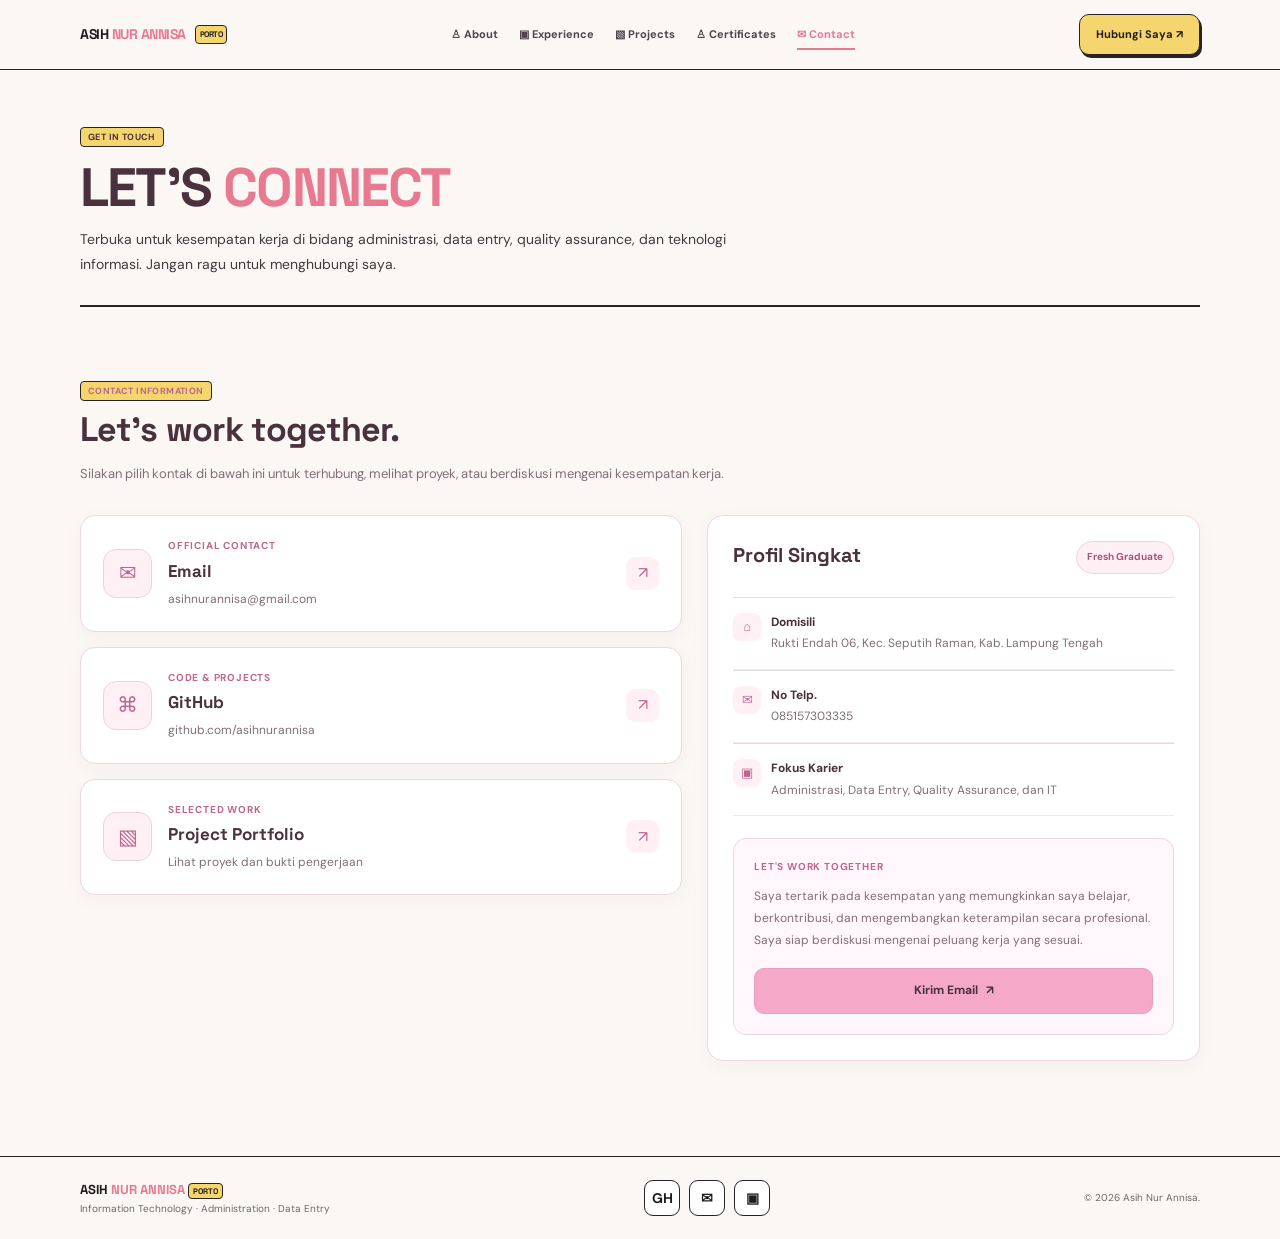
<file: contact.html>
<!doctype html>
<html lang="id">
<head>
  <meta charset="utf-8">
  <meta name="viewport" content="width=device-width, initial-scale=1">

  <title>Contact | Asih Nur Annisa</title>
  <meta
    name="description"
    content="Hubungi Asih Nur Annisa untuk kesempatan kerja di bidang administrasi, data entry, quality assurance, dan teknologi informasi."
  >
  <meta name="theme-color" content="#fff7fb">

  <link rel="icon" href="assets/images/favicon.svg" type="image/svg+xml">
  <link rel="stylesheet" href="assets/css/style.css">

  <style>
    /* =========================
       CONTACT PAGE
    ========================= */

    .contact-page {
      --contact-pink: #f5a8c8;
      --contact-pink-light: #fff0f6;
      --contact-border: #f0d5e2;
      --contact-text: #49313d;
      --contact-muted: #826d79;

      color: var(--contact-text);
    }

    .contact-page,
    .contact-page * {
      box-sizing: border-box;
    }

    .contact-page .page-hero .lead {
      max-width: 680px;
      line-height: 1.8;
    }

    .contact-page .contact-section {
      padding-top: 45px;
      padding-bottom: 75px;
    }

    /* SECTION INTRO */

    .contact-intro {
      max-width: 650px;
      margin-bottom: 30px;
    }

    .contact-intro .eyebrow {
      color: #bd668e;
    }

    .contact-intro h2 {
      margin: 8px 0 10px;
      font-family: 'Space Grotesk', sans-serif;
      font-size: clamp(25px, 4vw, 34px);
      line-height: 1.25;
      letter-spacing: -.7px;
    }

    .contact-intro p {
      margin: 0;
      color: var(--contact-muted);
      font-size: 13px;
      line-height: 1.8;
    }

    /* MAIN LAYOUT */

    .contact-page .contact-grid {
      display: grid;
      grid-template-columns: minmax(0, 1.1fr) minmax(0, .9fr);
      align-items: start;
      gap: 25px;
      width: 100%;
    }

    .contact-page .contact-list {
      display: flex;
      flex-direction: column;
      gap: 15px;
      min-width: 0;
    }

    /* CONTACT LINK CARDS */

    .contact-page .contact-link {
      display: flex;
      align-items: center;
      gap: 16px;
      min-width: 0;
      padding: 22px;
      border: 1px solid var(--contact-border);
      border-radius: 15px;
      background: #ffffff;
      color: var(--contact-text);
      text-decoration: none;
      box-shadow: 0 5px 20px rgba(113, 63, 85, .035);
      transition:
        transform .2s ease,
        border-color .2s ease,
        box-shadow .2s ease;
    }

    .contact-page .contact-link:hover {
      transform: translateY(-3px);
      border-color: #e8a5c2;
      box-shadow: 0 10px 25px rgba(113, 63, 85, .08);
    }

    .contact-page .contact-link:focus-visible {
      outline: 3px solid #e98bb5;
      outline-offset: 4px;
    }

    .contact-page .contact-icon {
      display: grid;
      place-items: center;
      flex-shrink: 0;
      width: 49px;
      height: 49px;
      border: 1px solid #f0d1df;
      border-radius: 13px;
      background: var(--contact-pink-light);
      color: #bd668e;
      font-size: 21px;
    }

    .contact-page .contact-link > div {
      flex: 1;
      min-width: 0;
    }

    .contact-page .mini-label {
      display: block;
      margin-bottom: 5px;
      color: #bd668e;
      font-size: 10px;
      font-weight: 700;
      letter-spacing: .08em;
      text-transform: uppercase;
    }

    .contact-page .contact-link h3 {
      margin: 0 0 5px;
      color: var(--contact-text);
      font-family: 'Space Grotesk', sans-serif;
      font-size: 17px;
      line-height: 1.4;
    }

    .contact-page .contact-link p {
      margin: 0;
      color: var(--contact-muted);
      font-size: 12px;
      line-height: 1.7;
      overflow-wrap: anywhere;
    }

    .contact-page .contact-arrow {
      display: grid;
      place-items: center;
      flex-shrink: 0;
      width: 33px;
      height: 33px;
      border-radius: 9px;
      background: var(--contact-pink-light);
      color: #bd668e;
      font-size: 16px;
      transition: transform .2s ease;
    }

    .contact-page .contact-link:hover .contact-arrow {
      transform: translate(2px, -2px);
    }

    /* PROFILE CARD */

    .contact-page .status-card {
      min-width: 0;
      padding: 25px;
      border: 1px solid var(--contact-border);
      border-radius: 16px;
      background: #ffffff;
      box-shadow: 0 5px 20px rgba(113, 63, 85, .04);
    }

    .contact-page .status-heading {
      display: flex;
      align-items: flex-start;
      justify-content: space-between;
      gap: 12px;
      margin-bottom: 23px;
    }

    .contact-page .status-heading h3 {
      margin: 0;
      font-family: 'Space Grotesk', sans-serif;
      font-size: 20px;
      line-height: 1.4;
    }

    .contact-page .status-badge {
      display: inline-flex;
      align-items: center;
      flex-shrink: 0;
      padding: 7px 10px;
      border: 1px solid #f0d1df;
      border-radius: 20px;
      background: #fff0f6;
      color: #a9537c;
      font-size: 10px;
      font-weight: 700;
    }

    .contact-page .status-row {
      display: flex;
      align-items: flex-start;
      gap: 10px;
      padding: 14px 0;
      border-bottom: 1px solid #f3e6ed;
      color: var(--contact-muted);
      font-size: 12px;
      line-height: 1.8;
      overflow-wrap: anywhere;
    }

    .contact-page .status-row:last-of-type {
      border-bottom: 0;
    }

    .contact-page .status-row .status-symbol {
      display: grid;
      place-items: center;
      flex-shrink: 0;
      width: 28px;
      height: 28px;
      margin-top: 1px;
      border-radius: 8px;
      background: var(--contact-pink-light);
      color: #bd668e;
      font-size: 13px;
    }

    .contact-page .status-row strong {
      color: var(--contact-text);
    }

    /* CTA BOX */

    .contact-page .credential-box {
      margin-top: 22px;
      padding: 20px;
      border: 1px solid #f0d5e2;
      border-radius: 13px;
      background: #fff7fb;
    }

    .contact-page .credential-box .mini-label {
      margin-bottom: 9px;
    }

    .contact-page .credential-box p {
      margin: 0 0 17px;
      color: var(--contact-muted);
      font-size: 12px;
      line-height: 1.85;
    }

    .contact-page .contact-email-btn {
      display: inline-flex;
      align-items: center;
      justify-content: center;
      gap: 8px;
      width: 100%;
      min-height: 45px;
      padding: 12px 16px;
      border: 1px solid #e9a0bf;
      border-radius: 10px;
      background: var(--contact-pink);
      color: #49313d;
      font-size: 12px;
      font-weight: 700;
      text-align: center;
      text-decoration: none;
      transition: background .2s ease, transform .2s ease;
    }

    .contact-page .contact-email-btn:hover {
      transform: translateY(-2px);
      background: #ef8eb7;
    }

    .contact-page .contact-email-btn:focus-visible {
      outline: 3px solid #e98bb5;
      outline-offset: 3px;
    }

    /* CLOSING NOTE */

    .contact-page .contact-note {
      display: flex;
      align-items: flex-start;
      gap: 12px;
      margin-top: 25px;
      padding: 18px 20px;
      border: 1px solid var(--contact-border);
      border-radius: 13px;
      background: #fff7fb;
    }

    .contact-page .contact-note-icon {
      display: grid;
      place-items: center;
      flex-shrink: 0;
      width: 30px;
      height: 30px;
      border-radius: 9px;
      background: #fce5ef;
      color: #a9537c;
      font-weight: 700;
    }

    .contact-page .contact-note p {
      margin: 0;
      color: var(--contact-muted);
      font-size: 12px;
      line-height: 1.8;
    }

    /* RESPONSIVE */

    @media (max-width: 760px) {
      .contact-page .contact-section {
        padding-top: 30px;
        padding-bottom: 50px;
      }

      .contact-page .contact-grid {
        grid-template-columns: minmax(0, 1fr);
        gap: 20px;
      }

      .contact-page .contact-link {
        gap: 12px;
        padding: 17px;
      }

      .contact-page .contact-icon {
        width: 43px;
        height: 43px;
        border-radius: 11px;
      }

      .contact-page .contact-link h3 {
        font-size: 15px;
      }

      .contact-page .status-card {
        padding: 20px;
      }

      .contact-page .contact-intro {
        margin-bottom: 23px;
      }
    }

    @media (max-width: 420px) {
      .contact-page .contact-link {
        gap: 10px;
        padding: 14px 12px;
      }

      .contact-page .contact-icon {
        width: 38px;
        height: 38px;
        font-size: 17px;
      }

      .contact-page .contact-link p {
        font-size: 11px;
      }

      .contact-page .contact-arrow {
        width: 28px;
        height: 28px;
      }

      .contact-page .status-card {
        padding: 16px;
      }

      .contact-page .status-heading {
        flex-direction: column;
      }

      .contact-page .credential-box {
        padding: 16px;
      }

      .contact-page .contact-note {
        padding: 14px;
      }
    }

    @media (prefers-reduced-motion: reduce) {
      .contact-page .contact-link,
      .contact-page .contact-arrow,
      .contact-page .contact-email-btn {
        transition: none;
      }

      .contact-page .contact-link:hover,
      .contact-page .contact-email-btn:hover {
        transform: none;
      }
    }
  </style>
</head>

<body>

<header class="site-header">
  <div class="container nav-wrap">
    <a class="brand" href="index.html" aria-label="Asih Nur Annisa - About">
    
      <span>ASIH <em>NUR ANNISA</em></span>
      <span class="brand-tag">PORTO</span>
    </a>

    <nav class="nav-links" aria-label="Navigasi utama">
      <a href="index.html">♙ About</a>
      <a href="experience.html">▣ Experience</a>
      <a href="projects.html">▧ Projects</a>
      <a href="certificates.html">♙ Certificates</a>
      <a href="contact.html" class="active" aria-current="page">✉ Contact</a>
    </nav>

    <a class="nav-cta" href="mailto:asihnurannisa@gmail.com?subject=Kesempatan%20Kerja">
      Hubungi Saya ↗
    </a>

    <button
      class="menu-toggle"
      type="button"
      aria-expanded="false"
      aria-label="Buka menu"
    >
      Menu
    </button>
  </div>
</header>

<main class="contact-page">

  <!-- PAGE INTRO -->
  <section class="page-hero">
    <div class="container">
      <span class="eyebrow">GET IN TOUCH</span>

      <h1 class="page-title">
        LET'S <span class="accent">CONNECT</span>
      </h1>

      <p class="lead">
        Terbuka untuk kesempatan kerja di bidang administrasi,
        data entry, quality assurance, dan teknologi informasi.
        Jangan ragu untuk menghubungi saya.
      </p>

      <div class="hero-rule"></div>
    </div>
  </section>

  <!-- CONTACT CONTENT -->
  <section class="section contact-section">
    <div class="container">

      <div class="contact-intro">
        <span class="eyebrow">CONTACT INFORMATION</span>
        <h2>Let's work together.</h2>
        <p>
          Silakan pilih kontak di bawah ini untuk terhubung,
          melihat proyek, atau berdiskusi mengenai kesempatan kerja.
        </p>
      </div>

      <div class="contact-grid">

        <!-- CONTACT LINKS -->
        <div class="contact-list reveal">

          <!-- EMAIL -->
          <a
            class="contact-link"
            href="mailto:asihnurannisa@gmail.com"
          >
            <span class="contact-icon" aria-hidden="true">✉</span>

            <div>
              <span class="mini-label">Official Contact</span>
              <h3>Email</h3>
              <p>asihnurannisa@gmail.com</p>
            </div>

            <span class="contact-arrow" aria-hidden="true">↗</span>
          </a>

          <!-- GITHUB -->
          <a
            class="contact-link"
            href="https://github.com/asihnurannisa"
            target="_blank"
            rel="noopener noreferrer"
          >
            <span class="contact-icon" aria-hidden="true">⌘</span>

            <div>
              <span class="mini-label">Code & Projects</span>
              <h3>GitHub</h3>
              <p>github.com/asihnurannisa</p>
            </div>

            <span class="contact-arrow" aria-hidden="true">↗</span>
          </a>

          <!-- PROJECT PORTFOLIO -->
          <a
            class="contact-link"
            href="projects.html"
          >
            <span class="contact-icon" aria-hidden="true">▧</span>

            <div>
              <span class="mini-label">Selected Work</span>
              <h3>Project Portfolio</h3>
              <p>Lihat proyek dan bukti pengerjaan</p>
            </div>

            <span class="contact-arrow" aria-hidden="true">↗</span>
          </a>

        </div>

        <!-- PROFILE CARD -->
        <aside class="card status-card reveal">

          <div class="status-heading">
            <h3>Profil Singkat</h3>
            <span class="status-badge">Fresh Graduate</span>
          </div>

          <div class="status-row">
            <span class="status-symbol" aria-hidden="true">⌂</span>
            <div>
              <strong>Domisili</strong><br>
              Rukti Endah 06, Kec. Seputih Raman, Kab. Lampung Tengah
            </div>
          </div>

          <div class="status-row">
            <span class="status-symbol" aria-hidden="true">✉</span>
            <div>
              <strong>No Telp.</strong><br>
              085157303335
            </div>
          </div>

          <div class="status-row">
            <span class="status-symbol" aria-hidden="true">▣</span>
            <div>
              <strong>Fokus Karier</strong><br>
              Administrasi, Data Entry, Quality Assurance, dan IT
            </div>
          </div>

          <div class="credential-box">
            <span class="mini-label">LET'S WORK TOGETHER</span>

            <p>
              Saya tertarik pada kesempatan yang memungkinkan saya belajar,
              berkontribusi, dan mengembangkan keterampilan secara profesional.
              Saya siap berdiskusi mengenai peluang kerja yang sesuai.
            </p>

            <a
              class="contact-email-btn"
              href="mailto:asihnurannisa@gmail.com?subject=Kesempatan%20Kerja"
            >
              Kirim Email <span aria-hidden="true">↗</span>
            </a>
          </div>

        </aside>

      </div>

      

    </div>
  </section>

</main>

<footer class="site-footer">
  <div class="container footer-inner">

    <div>
      <div class="footer-brand">
        ASIH <em>NUR ANNISA</em>
        <span class="brand-tag">PORTO</span>
      </div>

      <div class="footer-note">
        Information Technology  · Administration · Data Entry
      </div>
    </div>

    <div class="socials">
      <a
        href="https://github.com/asihnurannisa"
        target="_blank"
        rel="noopener noreferrer"
        aria-label="GitHub"
      >GH</a>

      <a
        href="mailto:asihnurannisa@gmail.com"
        aria-label="Email"
      >✉</a>

      <a href="projects.html" aria-label="Projects">▣</a>
    </div>

    <div class="footer-note">
      © <span data-year></span> Asih Nur Annisa. 
    </div>

  </div>
</footer>

<script src="assets/js/main.js"></script>
</body>
</html>
</file>
<file: assets/css/style.css>
@import url('https://fonts.googleapis.com/css2?family=DM+Sans:wght@400;500;600;700&family=Space+Grotesk:wght@500;600;700&display=swap');

:root {
    --bg: #faf7f5;
    --paper: #fff;
    --pink: #f6dce4;
    --rose: #d98ca4;
    --coral: #e87991;
    --ink: #201b1f;
    --muted: #72666c;
    --line: #292328;
    --green: #278765;
    --yellow: #f5d66e;
    --shadow: 4px 5px 0 var(--ink);
    --radius: 18px;
}

* {
    box-sizing: border-box;
}

html {
    scroll-behavior: smooth;
}

body {
    margin: 0;
    background: var(--bg);
    color: var(--ink);
    font-family: 'DM Sans', sans-serif;
    font-size: 14px;
    line-height: 1.65;
}

a {
    color: inherit;
    text-decoration: none;
}

img {
    max-width: 100%;
    display: block;
}

button {
    font: inherit;
}

.container {
    width: min(1120px, calc(100% - 48px));
    margin-inline: auto;
}

/* ==============================
   HEADER & NAVIGATION
============================== */

.site-header {
    height: 70px;
    border-bottom: 1.5px solid var(--line);
    background: rgba(250, 247, 245, .94);
    position: sticky;
    top: 0;
    z-index: 100;
    backdrop-filter: blur(12px);
}

.nav-wrap {
    height: 100%;
    display: flex;
    align-items: center;
    justify-content: space-between;
    gap: 24px;
}

.brand {
    display: flex;
    align-items: center;
    gap: 9px;
    font-family: 'Space Grotesk', sans-serif;
    font-weight: 700;
    letter-spacing: -.5px;
    font-size: 14px;
    white-space: nowrap;
}

.brand-mark {
    display: grid;
    place-items: center;
    width: 32px;
    height: 32px;
    background: var(--yellow);
    border: 1.5px solid var(--line);
    border-radius: 7px;
    box-shadow: 2px 2px 0 var(--line);
    font-size: 18px;
}

.brand span em {
    font-style: normal;
    color: var(--coral);
}

.brand-tag {
    font-size: 8px;
    background: var(--yellow);
    padding: 2px 4px;
    border: 1px solid var(--line);
    border-radius: 4px;
}

.nav-links {
    display: flex;
    align-items: center;
    gap: 21px;
}

.nav-links a {
    font-size: 11px;
    font-weight: 700;
    color: #4e444a;
    display: flex;
    align-items: center;
    gap: 5px;
    padding: 8px 0;
    position: relative;
}

.nav-links a:after {
    content: "";
    height: 2px;
    background: var(--coral);
    position: absolute;
    left: 0;
    right: 100%;
    bottom: 2px;
    transition: right .25s;
}

.nav-links a:hover:after,
.nav-links a.active:after {
    right: 0;
}

.nav-links a.active {
    color: var(--coral);
}

.nav-cta,
.btn {
    display: inline-flex;
    align-items: center;
    justify-content: center;
    gap: 8px;
    padding: 10px 16px;
    border: 1.5px solid var(--line);
    border-radius: 10px;
    box-shadow: 2px 3px 0 var(--line);
    background: var(--yellow);
    font-size: 11px;
    font-weight: 700;
    transition: transform .2s, box-shadow .2s;
    cursor: pointer;
}

.nav-cta:hover,
.btn:hover {
    transform: translate(2px, 2px);
    box-shadow: 0 1px 0 var(--line);
}

.btn.secondary {
    background: #fff;
}

.btn.pink {
    background: var(--pink);
}

.menu-toggle {
    display: none;
    background: #fff;
    border: 1.5px solid var(--line);
    border-radius: 8px;
    padding: 7px 10px;
    font-weight: 700;
}

/* ==============================
   PAGE HERO
============================== */

.page-hero {
    padding: 54px 0 26px;
}

.eyebrow {
    display: inline-block;
    background: var(--yellow);
    border: 1px solid var(--line);
    border-radius: 4px;
    padding: 2px 7px;
    font-size: 9px;
    font-weight: 700;
    line-height: 1.6;
    text-transform: uppercase;
    letter-spacing: .4px;
}

.page-title {
    font-family: 'Space Grotesk', sans-serif;
    font-size: clamp(34px, 5vw, 54px);
    line-height: 1.04;
    letter-spacing: -1.8px;
    margin: 13px 0 10px;
    font-weight: 700;
    text-transform: uppercase;
}

.page-title .accent {
    color: var(--coral);
}

.lead {
    max-width: 640px;
    color: #433940;
    font-size: 14px;
    margin: 0;
}

.hero-rule {
    height: 2px;
    background: var(--line);
    margin-top: 28px;
}

/* ==============================
   GENERAL SECTIONS
============================== */

.section {
    padding: 0 0 58px;
}

.section-heading {
    margin: 0 0 18px;
}

.section-heading h2 {
    font-family: 'Space Grotesk', sans-serif;
    font-size: 25px;
    line-height: 1.2;
    letter-spacing: -.7px;
    margin: 8px 0 5px;
}

.section-heading p {
    margin: 0;
    color: var(--muted);
    font-size: 12px;
}

.card {
    background: var(--paper);
    border: 1.5px solid var(--line);
    border-radius: var(--radius);
    box-shadow: var(--shadow);
}

/* ==============================
   ABOUT & PROFILE
============================== */

.about-grid {
    display: grid;
    grid-template-columns: 340px 1fr;
    gap: 24px;
    align-items: start;
}

.profile-frame {
    padding: 8px;
    overflow: hidden;
}

.profile-frame img {
    width: 100%;
    aspect-ratio: 4 / 5;
    object-fit: cover;
    border: 1px solid var(--line);
    border-radius: 12px;
}

.profile-stats {
    display: grid;
    grid-template-columns: 1fr 1fr;
    gap: 10px;
    margin-top: 15px;
}

.stat {
    padding: 12px 8px;
    text-align: center;
    background: #fff;
    border: 1.5px solid var(--line);
    border-radius: 12px;
}

.stat strong {
    display: block;
    color: var(--coral);
    font-family: 'Space Grotesk', sans-serif;
    font-size: 21px;
    line-height: 1.2;
}

.stat span {
    font-size: 10px;
    color: var(--muted);
}

.bio-card {
    padding: 28px 30px;
}

.mini-label {
    font-size: 9px;
    color: var(--coral);
    font-weight: 700;
    text-transform: uppercase;
    letter-spacing: 1px;
}

.bio-card h2 {
    font-family: 'Space Grotesk', sans-serif;
    font-size: 27px;
    line-height: 1.2;
    letter-spacing: -.7px;
    margin: 12px 0;
}

.bio-card p {
    font-size: 12px;
    color: #493f45;
}

.card-actions {
    display: flex;
    flex-wrap: wrap;
    gap: 10px;
    border-top: 1px solid #e5dce0;
    padding-top: 17px;
    margin-top: 18px;
}

/* ==============================
   GRID & INFORMATION CARDS
============================== */

.two-col {
    display: grid;
    grid-template-columns: 1fr 1fr;
    gap: 22px;
}

.three-col {
    display: grid;
    grid-template-columns: repeat(3, 1fr);
    gap: 20px;
}

.info-card {
    padding: 22px;
}

.info-card h3 {
    font-family: 'Space Grotesk', sans-serif;
    font-size: 18px;
    margin: 8px 0;
}

.info-card p {
    color: var(--muted);
    font-size: 12px;
}

.tag-list {
    display: flex;
    flex-wrap: wrap;
    gap: 7px;
    margin-top: 14px;
}

.tag {
    font-size: 10px;
    font-weight: 700;
    background: var(--pink);
    border: 1px solid var(--line);
    border-radius: 6px;
    padding: 5px 8px;
}

.tag.white {
    background: #fff;
}

.tag.green {
    background: #d9f0e5;
}

.tag.yellow {
    background: var(--yellow);
}

/* ==============================
   TIMELINE & EXPERIENCE
============================== */

.timeline {
    position: relative;
    padding-left: 28px;
}

.timeline:before {
    content: "";
    position: absolute;
    top: 7px;
    bottom: 8px;
    left: 8px;
    width: 2px;
    background: var(--line);
}

.timeline-item {
    position: relative;
    margin-bottom: 28px;
    padding: 25px 28px;
}

.timeline-item:before {
    content: "";
    position: absolute;
    width: 15px;
    height: 15px;
    left: -28px;
    top: 27px;
    border: 1.5px solid var(--line);
    border-radius: 50%;
    background: var(--yellow);
    box-shadow: 0 0 0 4px var(--bg);
}

.item-top {
    display: flex;
    align-items: flex-start;
    justify-content: space-between;
    gap: 16px;
}

.date-pill {
    white-space: nowrap;
    background: var(--yellow);
    border: 1px solid var(--line);
    border-radius: 7px;
    padding: 5px 9px;
    font-size: 10px;
    font-weight: 700;
}

.timeline-item h2 {
    font-family: 'Space Grotesk', sans-serif;
    font-size: 24px;
    line-height: 1.2;
    margin: 5px 0;
}

.company {
    color: var(--coral);
    font-size: 11px;
    font-weight: 700;
}

.timeline-item p {
    font-size: 12px;
    color: #4b4147;
}

.bullet-list {
    list-style: none;
    margin: 15px 0;
    padding: 14px 16px;
    background: var(--bg);
    border: 1px solid #e2d7dc;
    border-radius: 12px;
}

.bullet-list li {
    font-size: 11px;
    margin: 6px 0;
}

.bullet-list li:before {
    content: "✓";
    color: var(--green);
    font-weight: 700;
    margin-right: 8px;
}

/* ==============================
   PROJECTS
============================== */

.project-card {
    overflow: hidden;
    display: flex;
    flex-direction: column;
    transition: transform .25s, box-shadow .25s;
}

.project-card:hover {
    transform: translateY(-4px);
    box-shadow: 6px 8px 0 var(--ink);
}

.project-image {
    padding: 10px 10px 0;
}

.project-image img {
    width: 100%;
    aspect-ratio: 16 / 10;
    object-fit: cover;
    border: 1px solid var(--line);
    border-radius: 10px;
    background: var(--pink);
}

.project-body {
    padding: 18px 20px 21px;
    display: flex;
    flex-direction: column;
    flex: 1;
}

.project-body h3 {
    font-family: 'Space Grotesk', sans-serif;
    font-size: 20px;
    line-height: 1.25;
    margin: 9px 0;
}

.project-body p {
    font-size: 12px;
    color: var(--muted);
    margin: 0 0 14px;
}

.project-body .card-actions {
    margin-top: auto;
}

.filter-row {
    display: flex;
    flex-wrap: wrap;
    gap: 8px;
    margin: 0 0 22px;
}

.filter-btn {
    border: 1.5px solid var(--line);
    background: #fff;
    padding: 7px 13px;
    border-radius: 8px;
    font-size: 11px;
    font-weight: 700;
    cursor: pointer;
}

.filter-btn.active,
.filter-btn:hover {
    background: var(--pink);
    box-shadow: 2px 2px 0 var(--line);
}


/* ==============================
   SKILLS
============================== */

.skill-card {
    padding: 22px;
    min-height: 190px;
}

.skill-card h3 {
    font-family: 'Space Grotesk', sans-serif;
    font-size: 19px;
    margin: 0 0 12px;
}

.skill-card:nth-child(3n+1) h3 {
    color: #ba6682;
}

.skill-card:nth-child(3n+2) h3 {
    color: #258a68;
}

.skill-card:nth-child(3n) h3 {
    color: #e87991;
}

.skill-level {
    float: right;
    font-size: 8px;
    text-transform: uppercase;
    color: var(--muted);
    border: 1px solid var(--line);
    border-radius: 5px;
    padding: 3px 5px;
}

/* ==============================
   EDUCATION
============================== */

.education-card {
    padding: 25px;
    display: grid;
    grid-template-columns: 220px 1fr;
    gap: 24px;
}

.education-visual {
    display: grid;
    grid-template-columns: 1fr 1fr;
    gap: 8px;
}

.education-visual img {
    height: 180px;
    width: 100%;
    object-fit: cover;
    border: 1.5px solid var(--line);
    border-radius: 10px;
}

.education-card h3 {
    font-family: 'Space Grotesk', sans-serif;
    font-size: 22px;
    line-height: 1.2;
    margin: 5px 0;
}

.education-card .sub {
    color: var(--coral);
    font-size: 12px;
    font-weight: 700;
}

.education-card p {
    font-size: 12px;
    color: var(--muted);
}

.credential-box {
    border: 1px solid var(--line);
    border-radius: 12px;
    background: var(--bg);
    padding: 17px;
    margin-top: 22px;
}

/* ==============================
   CERTIFICATES
============================== */

.certificate-card {
    display: grid;
    grid-template-columns: 300px 1fr;
    gap: 24px;
    padding: 23px;
    margin-bottom: 24px;
    align-items: center;
}

.certificate-preview {
    background: #f4e7ec;
    border: 1.5px solid var(--line);
    border-radius: 12px;
    min-height: 180px;
    display: grid;
    place-items: center;
    overflow: hidden;
}

.certificate-preview img {
    width: 100%;
    height: 210px;
    object-fit: contain;
    background: #f4e7ec;
}

.certificate-preview .placeholder {
    padding: 24px;
    text-align: center;
    font-size: 12px;
    color: var(--muted);
}

.certificate-card h3 {
    font-family: 'Space Grotesk', sans-serif;
    font-size: 21px;
    line-height: 1.25;
    margin: 9px 0;
}

.certificate-card p {
    font-size: 12px;
    color: var(--muted);
}

.certificate-meta {
    display: flex;
    justify-content: space-between;
    align-items: center;
    gap: 12px;
}

/* ==============================
   CONTACT
============================== */

.contact-grid {
    display: grid;
    grid-template-columns: 1.2fr .8fr;
    gap: 24px;
}

.contact-list {
    display: grid;
    gap: 16px;
}

.contact-link {
    display: flex;
    align-items: center;
    gap: 15px;
    padding: 20px 22px;
    background: #fff;
    border: 1.5px solid var(--line);
    border-radius: 16px;
    box-shadow: var(--shadow);
    transition: transform .2s;
}

.contact-link:hover {
    transform: translateY(-3px);
}

.contact-icon {
    width: 48px;
    height: 48px;
    display: grid;
    place-items: center;
    border: 1.5px solid var(--line);
    border-radius: 13px;
    background: var(--pink);
    font-size: 21px;
}

.contact-link h3 {
    font-family: 'Space Grotesk', sans-serif;
    font-size: 18px;
    margin: 0;
}

.contact-link p {
    font-size: 11px;
    color: var(--muted);
    margin: 2px 0 0;
    overflow-wrap: anywhere;
}

.contact-arrow {
    margin-left: auto;
    font-size: 20px;
}

.status-card {
    padding: 24px;
}

.status-card h3 {
    font-family: 'Space Grotesk', sans-serif;
    margin: 0 0 15px;
}

.status-row {
    font-size: 11px;
    border-top: 1px solid #e5dce0;
    padding: 11px 0;
    color: #4b4147;
}

.status-badge {
    display: inline-block;
    background: #d9f0e5;
    border: 1px solid var(--line);
    border-radius: 8px;
    padding: 4px 7px;
    font-size: 9px;
    font-weight: 700;
}

/* ==============================
   FOOTER
============================== */

.site-footer {
    border-top: 1.5px solid var(--line);
    padding: 22px 0;
    margin-top: 20px;
}

.footer-inner {
    display: flex;
    align-items: center;
    justify-content: space-between;
    gap: 20px;
}

.footer-brand {
    font-family: 'Space Grotesk', sans-serif;
    font-weight: 700;
    font-size: 13px;
}

.footer-brand em {
    font-style: normal;
    color: var(--coral);
}

.footer-note {
    font-size: 10px;
    color: var(--muted);
}

.socials {
    display: flex;
    gap: 9px;
}

.socials a {
    display: grid;
    place-items: center;
    width: 36px;
    height: 36px;
    background: #fff;
    border: 1.5px solid var(--line);
    border-radius: 9px;
    font-weight: 700;
}

/* ==============================
   ANIMATIONS & EMPTY STATES
============================== */

.reveal {
    opacity: 0;
    transform: translateY(14px);
    transition: opacity .6s ease, transform .6s ease;
}

.reveal.visible {
    opacity: 1;
    transform: translateY(0);
}

.empty-note {
    padding: 16px;
    border: 1px dashed var(--rose);
    border-radius: 10px;
    color: var(--muted);
    font-size: 11px;
    background: #fff9fb;
}

/* ==============================
   RESPONSIVE: TABLET
============================== */

@media (max-width: 900px) {
    .nav-links {
        gap: 11px;
    }

    .nav-links a {
        font-size: 10px;
    }

    .about-grid {
        grid-template-columns: 280px 1fr;
    }

    .three-col {
        grid-template-columns: repeat(2, 1fr);
    }

    .certificate-card {
        grid-template-columns: 240px 1fr;
    }

    .education-card {
        grid-template-columns: 180px 1fr;
    }
}

/* ==============================
   RESPONSIVE: MOBILE
============================== */

@media (max-width: 720px) {
    .container {
        width: min(100% - 32px, 560px);
    }

    .site-header {
        height: 64px;
    }

    .menu-toggle {
        display: inline-flex;
    }

    .nav-cta {
        display: none;
    }

    .nav-links {
        display: none;
        position: absolute;
        top: 63px;
        left: 0;
        right: 0;
        padding: 16px 22px 22px;
        background: var(--bg);
        border-bottom: 1.5px solid var(--line);
        flex-direction: column;
        align-items: stretch;
        gap: 4px;
    }

    .nav-links.open {
        display: flex;
    }

    .nav-links a {
        font-size: 13px;
        padding: 10px 5px;
    }

    .nav-links a:after {
        bottom: 4px;
    }

    .page-hero {
        padding: 38px 0 22px;
    }

    .page-title {
        font-size: 37px;
        letter-spacing: -1.2px;
    }

    .lead {
        font-size: 13px;
    }

    .about-grid,
    .two-col,
    .three-col,
    .contact-grid {
        grid-template-columns: 1fr;
    }

    .about-left {
        max-width: 340px;
        margin: auto;
        width: 100%;
    }

    .bio-card {
        padding: 23px;
    }

    .bio-card h2 {
        font-size: 24px;
    }

    .section {
        padding-bottom: 42px;
    }

    .timeline {
        padding-left: 23px;
    }

    .timeline-item {
        padding: 20px;
        margin-bottom: 22px;
    }

    .timeline-item:before {
        left: -23px;
    }

    .item-top {
        display: block;
    }

    .date-pill {
        display: inline-block;
        margin-top: 9px;
    }

    .timeline-item h2 {
        font-size: 21px;
    }

    .education-card {
        grid-template-columns: 1fr;
    }

    .education-visual {
        grid-template-columns: 1fr 1fr;
    }

    .education-visual img {
        height: 160px;
    }

    .certificate-card {
        grid-template-columns: 1fr;
        padding: 17px;
        gap: 16px;
    }

    .certificate-preview img {
        height: 190px;
    }

    .certificate-card h3 {
        font-size: 19px;
    }

    .footer-inner {
        flex-wrap: wrap;
    }

    .footer-inner .socials {
        order: 3;
        width: 100%;
    }

    .skill-card {
        min-height: unset;
    }

    .contact-link {
        padding: 16px;
    }

    .contact-icon {
        width: 42px;
        height: 42px;
    }
}

/* ==============================
   ACCESSIBILITY: REDUCED MOTION
============================== */

@media (prefers-reduced-motion: reduce) {
    *,
    *:before,
    *:after {
        scroll-behavior: auto !important;
        transition: none !important;
        animation: none !important;
    }

    .reveal {
        opacity: 1;
        transform: none;
    }
}
</file>
